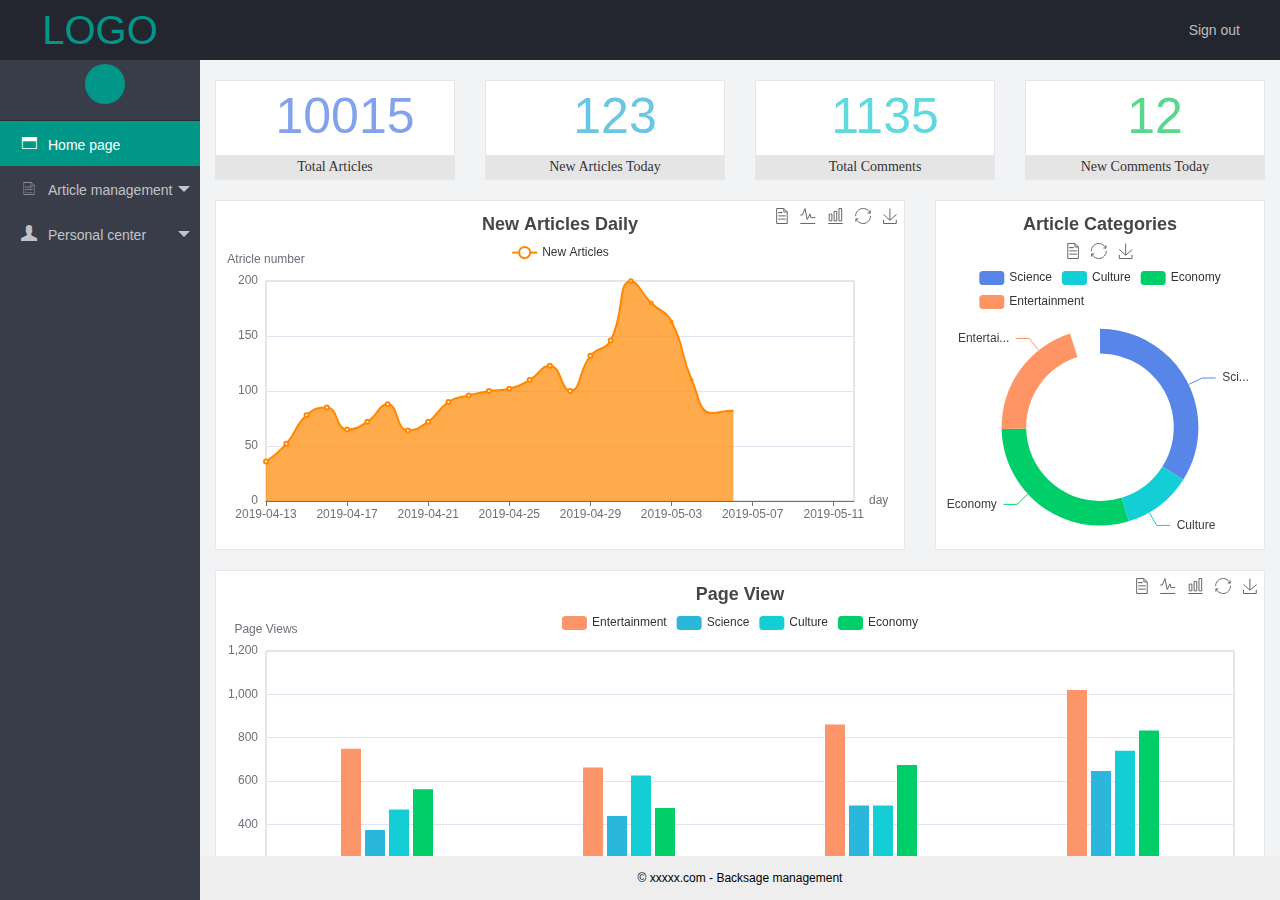
<file: index.html>
<!DOCTYPE html>
<html lang="en">

<head>
    <meta charset="UTF-8">
    <meta http-equiv="X-UA-Compatible" content="IE=edge">
    <meta name="viewport" content="width=device-width, initial-scale=1.0">
    <title>Document</title>
    <link rel="stylesheet" href="/assets/lib/layui/css/layui.css">
    <link rel="stylesheet" href="/assets/css/index.css">
</head>

<body class="layui-layout-body">

    <!--import jQuery-->
    <script src="/assets/lib/jquery.js"></script>
    <!--import baseAPI-->
    <script src="/assets/js/baseAPI.js"></script>
    <!--import self-designed index.js-->
    <script src="/assets/js/index.js"></script>

    <div class="layui-layout layui-layout-admin">
        <div class="layui-header">
            <div class="layui-logo" style="font-size: 40px;">LOGO</div>
            <!-- Head -->

            <ul class="layui-nav layui-layout-right">
                <li class="layui-nav-item"><a href="javascript:;" id='btnLogout'>Sign out</a></li>
            </ul>
        </div>

        <div class="layui-side layui-bg-black">
            <div class="layui-side-scroll">
                <div class="userinfo">

                    <span class="avatar"></span>
                    <span id="welcome"></span>
                </div>
                <!-- Left navigation -->
                <ul class="layui-nav layui-nav-tree" lay-shrink='all'>
                    <li class="layui-nav-item layui-this"><a href="/home/dashboard.html" target="fm"><i
                                class="layui-icon layui-icon-layer"></i>Home page</a></li>
                    <li class="layui-nav-item">
                        <a class="" href="javascript:;"><i class="layui-icon layui-icon-list"></i>Article
                            management</a>
                        <dl class="layui-nav-child">
                            <dd><a href="/article/art_list.html" target="fm"><i
                                        class="layui-icon layui-icon-app artList"></i>Article list</a>
                            </dd>
                            <dd><a href="/article/art_pub.html" target="fm"><i
                                        class="layui-icon layui-icon-app pubArt"></i>Publish article</a></dd>
                        </dl>
                    </li>
                    <li class="layui-nav-item">
                        <a href="javascript:;"><i class="layui-icon layui-icon-friends"></i>Personal center</a>
                        <dl class="layui-nav-child">
                            <dd><a href="/user/user_info.html" target="fm"><i
                                        class="layui-icon layui-icon-app"></i>Basic information</a>
                            </dd>
                            <dd><a href="/user/user_pwd.html" target="fm"><i class="layui-icon layui-icon-app"></i>Reset
                                    password</a></dd>
                        </dl>
                    </li>

                </ul>
            </div>
        </div>
        <div class="layui-body">
            <!-- Body -->
            <iframe name='fm' src="/home/dashboard.html" frameborder="0"></iframe>
        </div>

        <div class="layui-footer">
            <!-- Bottom fixed area -->
            © xxxxx.com - Backsage management
        </div>
    </div>

    <!--import layui js-->
    <script src="/assets/lib/layui/layui.all.js"></script>
    <script src="/assets/lib/layui/lang/EN.js"></script>


</body>

</html>
</file>
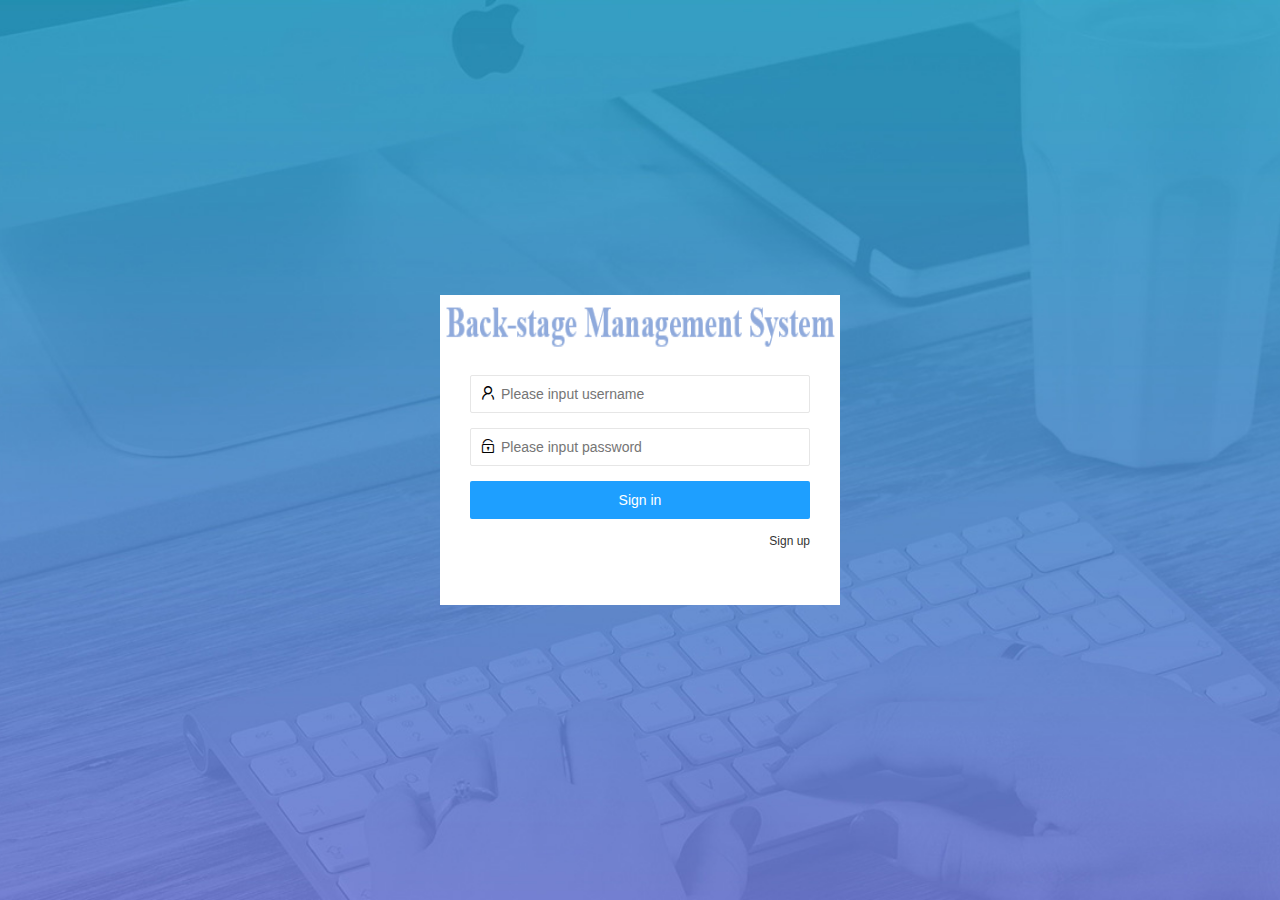
<file: login.html>
<!DOCTYPE html>
<html lang="en">

<head>
    <meta charset="UTF-8">
    <meta http-equiv="X-UA-Compatible" content="IE=edge">
    <meta name="viewport" content="width=device-width, initial-scale=1.0">
    <title>login/register</title>
    <!--import LayUI stylesheet-->
    <link rel="stylesheet" href="/assets/lib/layui/css/layui.css">
    <!-- import self-designed stylesheet-->
    <link rel="stylesheet" href="/assets/css/login.css">
</head>

<body>
    <!-- signin and register -->
    <div class="signinAndRegBox">
        <div class="titleBox"></div>
        <!-- sign in -->
        <div class="signinBox">

            <form class="layui-form" id="form_login">
                <!--username-->
                <div class="layui-form-item">
                    <i class="layui-icon layui-icon-username"></i>
                    <input type="text" name="username" required lay-verify="required"
                        placeholder="Please input username" autocomplete="off" class="layui-input">
                </div>
                <!--password-->
                <div class="layui-form-item">
                    <i class="layui-icon layui-icon-password"></i>
                    <input type="password" name="password" required lay-verify="required|pwd"
                        placeholder="Please input password" autocomplete="off" class="layui-input">
                </div>
                <!--submit button-->
                <div class="layui-form-item">
                    <button class="layui-btn layui-btn-fluid layui-btn layui-btn-normal" lay-submit>Sign in</button>
                </div>
                <!--link to register-->
                <div class="layui-form-item links">
                    <a href="javascript:;" id="link_reg">Sign up</a>
                </div>

            </form>

        </div>

        <!-- register -->
        <div class="registerBox">

            <form class="layui-form" id="form_reg">
                <!--username-->
                <div class="layui-form-item">
                    <i class="layui-icon layui-icon-username"></i>
                    <input type="text" name="username" required lay-verify="required"
                        placeholder="Please input username" autocomplete="off" class="layui-input">
                </div>
                <!--password-->
                <div class="layui-form-item">
                    <i class="layui-icon layui-icon-password"></i>
                    <input type="password" name="password" required lay-verify="required|pwd"
                        placeholder="Please input password, at least 6 characters" autocomplete="off" class="layui-input">
                </div>
                <!--password reconfirm-->
                <div class="layui-form-item">
                    <i class="layui-icon layui-icon-password"></i>
                    <input type="password" name="repassword" required lay-verify="required|pwd|repwd"
                        placeholder="Please input the password again" autocomplete="off" class="layui-input">
                </div>
                <!--submit button-->
                <div class="layui-form-item">
                    <button class="layui-btn layui-btn-fluid layui-btn layui-btn-normal" lay-submit>Sign up</button>
                </div>
                <!--link to register-->
                <div class="layui-form-item links">
                    <a href="javascript:;" id="link_login">Sign in</a>
                </div>

            </form>


        </div>
    </div>
    <!--import layui js-->
    <script src="/assets/lib/layui/layui.all.js"></script>
    <!--import jquery-->
    <script src="/assets/lib/jquery.js"></script>
    <!--import baseAPI.js-->
    <script src="/assets/js/baseAPI.js"></script>
    <!--import self-designed js-->
    <script src="/assets/js/login.js"></script>

</body>

</html>
</file>
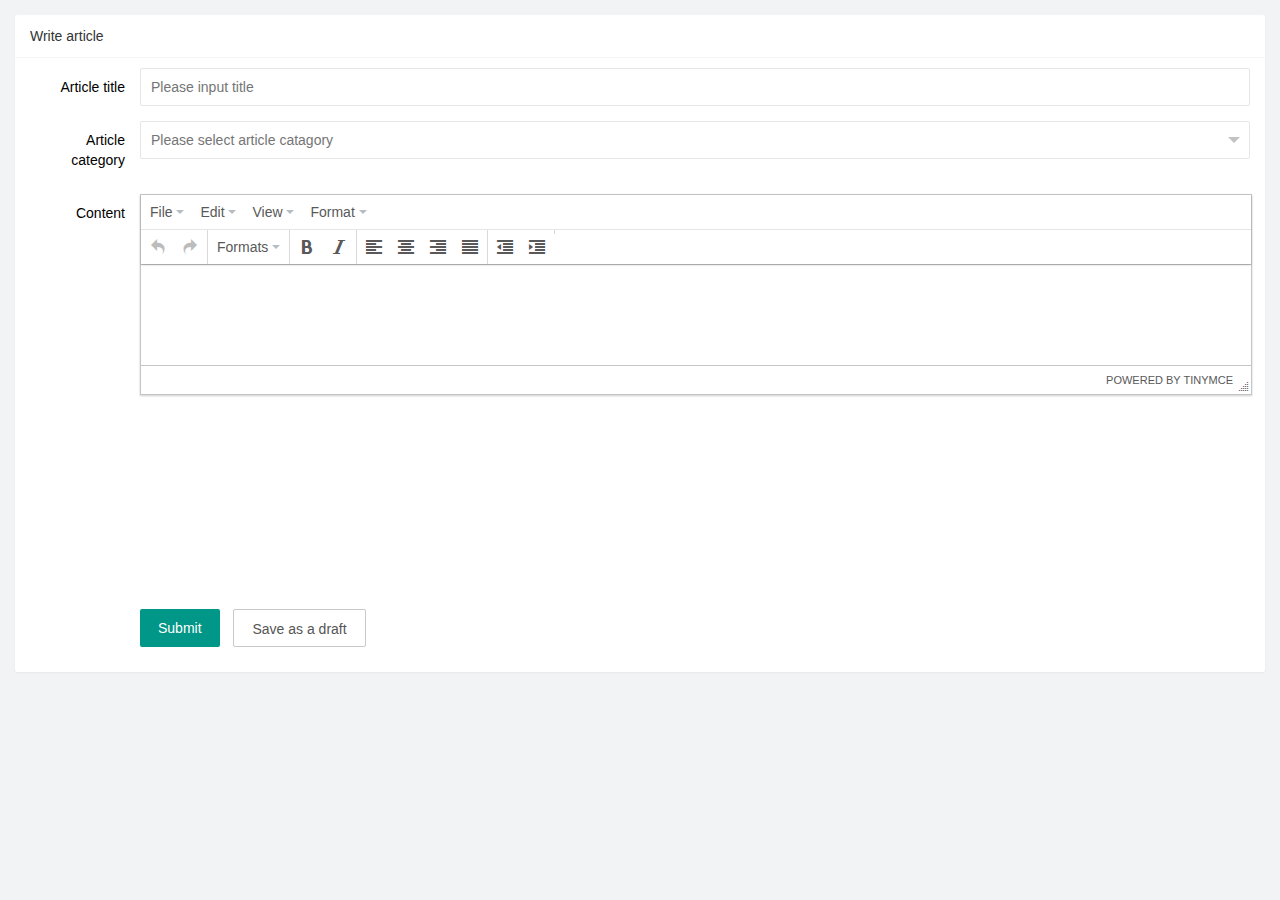
<file: article/art_pub.html>
<!DOCTYPE html>
<html lang="en">

<head>
    <meta charset="UTF-8">
    <meta name="viewport" content="width=device-width, initial-scale=1.0">
    <title>Document</title>
    <link rel="stylesheet" href="../assets/lib/layui/css/layui.css">
    <link rel="stylesheet" href="../assets/css/article/art_pub.css">

</head>

<body>
    <!--Card area-->
    <div class="layui-card">
        <div class="layui-card-header">Write article</div>
        <div class="layui-card-body">
            <!--Article form-->
            <form class="layui-form" id='form_pub'>
                <!--First line-->
                <div class="layui-form-item">
                    <label class="layui-form-label">Article title</label>
                    <div class="layui-input-block">
                        <input type="text" name="title" required lay-verify="required" placeholder="Please input title"
                            autocomplete="off" class="layui-input" />
                    </div>
                </div>
                <!--Second line-->
                <div class="layui-form-item">
                    <label class="layui-form-label">Article category</label>
                    <div class="layui-input-block">
                        <select name="cate_id" lay-verify="required">
                            <option value="">Please select article catagory</option>
                            <option value="0">Science</option>
                            <option value="1">Culture</option>
                            <option value="2">Economy</option>
                            <option value="3">Entertainment</option>
                            <option value="4">Politics</option>
                        </select>
                    </div>
                </div>
                <!--Third line-->
                <div class="layui-form-item">
                    <!-- Left label -->
                    <label class="layui-form-label">Content</label>
                    <!-- Set height for richtextbox -->
                    <div class="layui-input-block" style="height: 400px;">
                        <!-- This textarea will be initialized as richtextbox -->
                        <textarea name="content" id="default"></textarea>
                        <!-- <textarea id="default"></textarea> -->
                    </div>
                </div>
                <!--Forth line-->
                <div class="layui-form-item">
                    <div class="layui-input-block">
                        <button class="layui-btn pub" lay-submit>Submit</button>
                        <button class="layui-btn layui-btn-primary" id="btnSave2" lay-submit>Save as a
                            draft</button>
                    </div>
                </div>


            </form>
        </div>
    </div>

    <script src="../assets/lib/layui/layui.all.js"></script>
    <script src="../assets/lib/jquery.js"></script>
    <script src="../assets/js/baseAPI.js"></script>

    <!--Import rich text editor-->
    <script src="../assets/lib/tinymce/tinymce.min.js"></script> 
    <!-- <script src="../assets/lib/tinymce/tinymce_setup.js"></script>  -->
   <!--  <script src="https://cdn.tiny.cloud/1/44n1rk2ehdkzjj5jaa53m9svujzfi88ldygku3knbowdlpse/tinymce/5/tinymce.min.js" referrerpolicy="origin"></script> -->
    <script src="../assets/js/article/art_pub.js"></script>
</body>

</html>
</file>
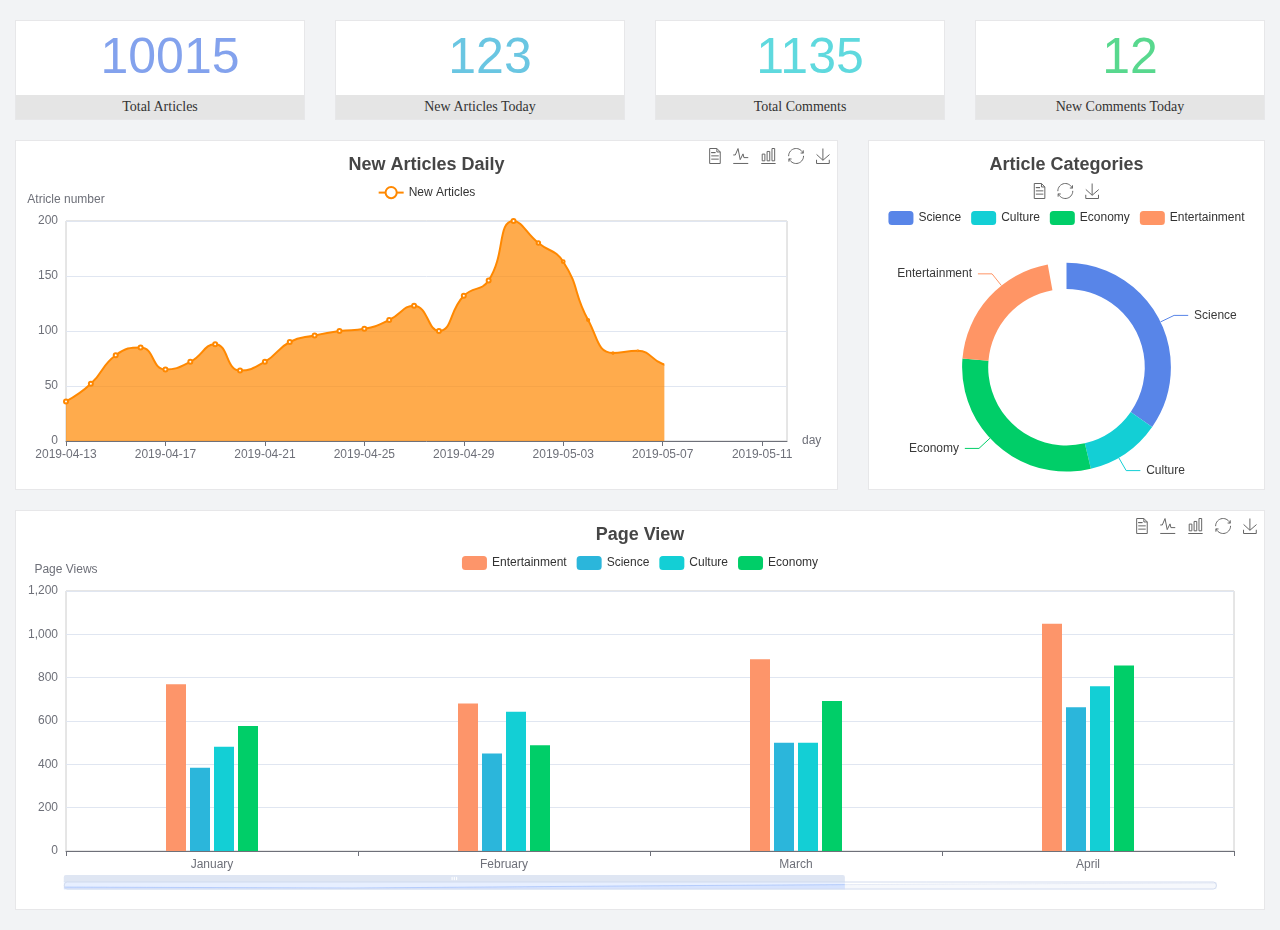
<file: home/dashboard.html>
<!DOCTYPE html>
<html lang="en">

<head>
  <meta charset="UTF-8">
  <meta name="viewport" content="width=device-width, initial-scale=1.0">
  <meta http-equiv="X-UA-Compatible" content="ie=edge">
  <title>图表统计</title>
  <link rel="stylesheet" href="../../assets/lib/bootstrap.css" />
  <link rel="stylesheet" href="../../assets/lib/main.css" />
  <script src="../../assets/lib/jquery.js"></script>
  <script type="text/javascript" src="../../assets/lib/echarts.min.js"></script>
</head>

<body>
  <div class="container-fluid">
    <div class="row spannel_list">
      <div class="col-sm-3 col-xs-6">
        <div class="spannel">
          <em>10015</em>
          <b>Total Articles</b>
        </div>
      </div>
      <div class="col-sm-3 col-xs-6">
        <div class="spannel scolor01">
          <em>123</em>
          <b>New Articles Today</b>
        </div>
      </div>
      <div class="col-sm-3 col-xs-6">
        <div class="spannel scolor02">
          <em>1135</em>
          <b>Total Comments</b>
        </div>
      </div>
      <div class="col-sm-3 col-xs-6">
        <div class="spannel scolor03">
          <em>12</em>
          <b>New Comments Today</b>
        </div>
      </div>
    </div>
  </div>

  <div class="container-fluid">
    <div class="row curve-pie">
      <div class="col-lg-8 col-md-8">
        <div class="gragh_pannel" id="curve_show"></div>
      </div>
      <div class="col-lg-4 col-md-4">
        <div class="gragh_pannel" id="pie_show"></div>
      </div>
    </div>
  </div>

  <div class="container-fluid">
    <div class="column_pannel" id="column_show"></div>
  </div>

  <script>
    var oChart = echarts.init(document.getElementById('curve_show'));
    var aList_all = [
      { 'count': 36, 'date': '2019-04-13' },
      { 'count': 52, 'date': '2019-04-14' },
      { 'count': 78, 'date': '2019-04-15' },
      { 'count': 85, 'date': '2019-04-16' },
      { 'count': 65, 'date': '2019-04-17' },
      { 'count': 72, 'date': '2019-04-18' },
      { 'count': 88, 'date': '2019-04-19' },
      { 'count': 64, 'date': '2019-04-20' },
      { 'count': 72, 'date': '2019-04-21' },
      { 'count': 90, 'date': '2019-04-22' },
      { 'count': 96, 'date': '2019-04-23' },
      { 'count': 100, 'date': '2019-04-24' },
      { 'count': 102, 'date': '2019-04-25' },
      { 'count': 110, 'date': '2019-04-26' },
      { 'count': 123, 'date': '2019-04-27' },
      { 'count': 100, 'date': '2019-04-28' },
      { 'count': 132, 'date': '2019-04-29' },
      { 'count': 146, 'date': '2019-04-30' },
      { 'count': 200, 'date': '2019-05-01' },
      { 'count': 180, 'date': '2019-05-02' },
      { 'count': 163, 'date': '2019-05-03' },
      { 'count': 110, 'date': '2019-05-04' },
      { 'count': 80, 'date': '2019-05-05' },
      { 'count': 82, 'date': '2019-05-06' },
      { 'count': 70, 'date': '2019-05-07' },
      { 'count': 65, 'date': '2019-05-08' },
      { 'count': 54, 'date': '2019-05-09' },
      { 'count': 40, 'date': '2019-05-10' },
      { 'count': 45, 'date': '2019-05-11' },
      { 'count': 38, 'date': '2019-05-12' },
    ];

    let aCount = [];
    let aDate = [];

    for (var i = 0; i < aList_all.length; i++) {
      aCount.push(aList_all[i].count);
      aDate.push(aList_all[i].date);
    }

    var chartopt = {
      title: {
        text: 'New Articles Daily',
        left: 'center',
        top: '10'
      },
      tooltip: {
        trigger: 'axis'
      },
      legend: {
        data: ['New Articles'],
        top: '40'
      },
      toolbox: {
        show: true,
        feature: {
          mark: { show: true },
          dataView: { show: true, readOnly: false },
          magicType: { show: true, type: ['line', 'bar'] },
          restore: { show: true },
          saveAsImage: { show: true }
        }
      },
      calculable: true,
      xAxis: [
        {
          name: 'day',
          type: 'category',
          boundaryGap: false,
          data: aDate
        }
      ],
      yAxis: [
        {
          name: 'Atricle number',
          type: 'value'
        }
      ],
      series: [
        {
          name: 'New Articles',
          type: 'line',
          smooth: true,
          itemStyle: { normal: { areaStyle: { type: 'default' }, color: '#f80' }, lineStyle: { color: '#f80' } },
          data: aCount
        }],
      areaStyle: {
        normal: {
          color: new echarts.graphic.LinearGradient(0, 0, 0, 1, [{
            offset: 0,
            color: 'rgba(255,136,0,0.39)'
          }, {
            offset: .34,
            color: 'rgba(255,180,0,0.25)'
          }, {
            offset: 1,
            color: 'rgba(255,222,0,0.00)'
          }])

        }
      },
      grid: {
        show: true,
        x: 50,
        x2: 50,
        y: 80,
        height: 220
      }
    };

    oChart.setOption(chartopt);


    var oPie = echarts.init(document.getElementById('pie_show'));
    var oPieopt =
    {
      title: {
        top: 10,
        text: 'Article Categories',
        x: 'center'
      },
      tooltip: {
        trigger: 'item',
        formatter: "{a} <br/>{b} : {c} ({d}%)"
      },
      color: ['#5885e8', '#13cfd5', '#00ce68', '#ff9565'],
      legend: {
        x: 'center',
        top: 65,
        data: ['Science', 'Culture', 'Economy', 'Entertainment']
      },
      toolbox: {
        show: true,
        x: 'center',
        top: 35,
        feature: {
          mark: { show: true },
          dataView: { show: true, readOnly: false },
          magicType: {
            show: true,
            type: ['pie', 'funnel'],
            option: {
              funnel: {
                x: '25%',
                width: '50%',
                funnelAlign: 'left',
                max: 1548
              }
            }
          },
          restore: { show: true },
          saveAsImage: { show: true }
        }
      },
      calculable: true,
      series: [
        {
          name: 'Source',
          type: 'pie',
          radius: ['45%', '60%'],
          center: ['50%', '65%'],
          data: [
            { value: 300, name: 'Science' },
            { value: 100, name: 'Culture' },
            { value: 260, name: 'Economy' },
            { value: 180, name: 'Entertainment' }
          ]
        }
      ]
    };
    oPie.setOption(oPieopt);



    var oColumn = this.echarts.init(document.getElementById('column_show'));
    var oColumnopt =
    {
      title: {
        text: 'Page View',
        left: 'center',
        top: '10'
      },
      tooltip: {
        trigger: 'axis'
      },
      legend: {
        data: ['Entertainment', 'Science', 'Culture', 'Economy'],
        top: '40'
      },
      toolbox: {
        show: true,
        feature: {
          mark: { show: true },
          dataView: { show: true, readOnly: false },
          magicType: { show: true, type: ['line', 'bar'] },
          restore: { show: true },
          saveAsImage: { show: true }
        }
      },
      calculable: true,
      xAxis: [
        {
          type: 'category',
          data: ['January', 'February', 'March', 'April', 'May']
        }
      ],
      yAxis: [
        {
          name: 'Page Views',
          type: 'value'
        }
      ],
      series: [
        {
          name: 'Entertainment',
          type: 'bar',
          barWidth: 20,
          itemStyle: {
            normal: { areaStyle: { type: 'default' }, color: '#fd956a' }
          },
          data: [800, 708, 920, 1090, 1200]
        },
        {
          name: 'Science',
          type: 'bar',
          barWidth: 20,
          itemStyle: {
            normal: { areaStyle: { type: 'default' }, color: '#2bb6db' }
          },
          data: [400, 468, 520, 690, 800]
        },
        {
          name: 'Culture',
          type: 'bar',
          barWidth: 20,
          itemStyle: {
            normal: { areaStyle: { type: 'default' }, color: '#13cfd5' }
          },
          data: [500, 668, 520, 790, 900]
        },
        {
          name: 'Economy',
          type: 'bar',
          barWidth: 20,
          itemStyle: {
            normal: { areaStyle: { type: 'default' }, color: '#00ce68' }
          },
          data: [600, 508, 720, 890, 1000]
        }
      ],
      grid: {
        show: true,
        x: 50,
        x2: 30,
        y: 80,
        height: 260
      },
      dataZoom: [//给x轴设置滚动条
        {
          start: 0,//默认为0
          end: 100 - 1000 / 31,//默认为100
          type: 'slider',
          show: true,
          xAxisIndex: [0],
          handleSize: 0,//滑动条的 左右2个滑动条的大小
          height: 8,//组件高度
          left: 45, //左边的距离
          right: 50,//右边的距离
          bottom: 26,//右边的距离
          handleColor: '#ddd',//h滑动图标的颜色
          handleStyle: {
            borderColor: "#cacaca",
            borderWidth: "1",
            shadowBlur: 2,
            background: "#ddd",
            shadowColor: "#ddd",
          }
        }]
    };
    oColumn.setOption(oColumnopt);
  </script>
</body>

</html>
</file>
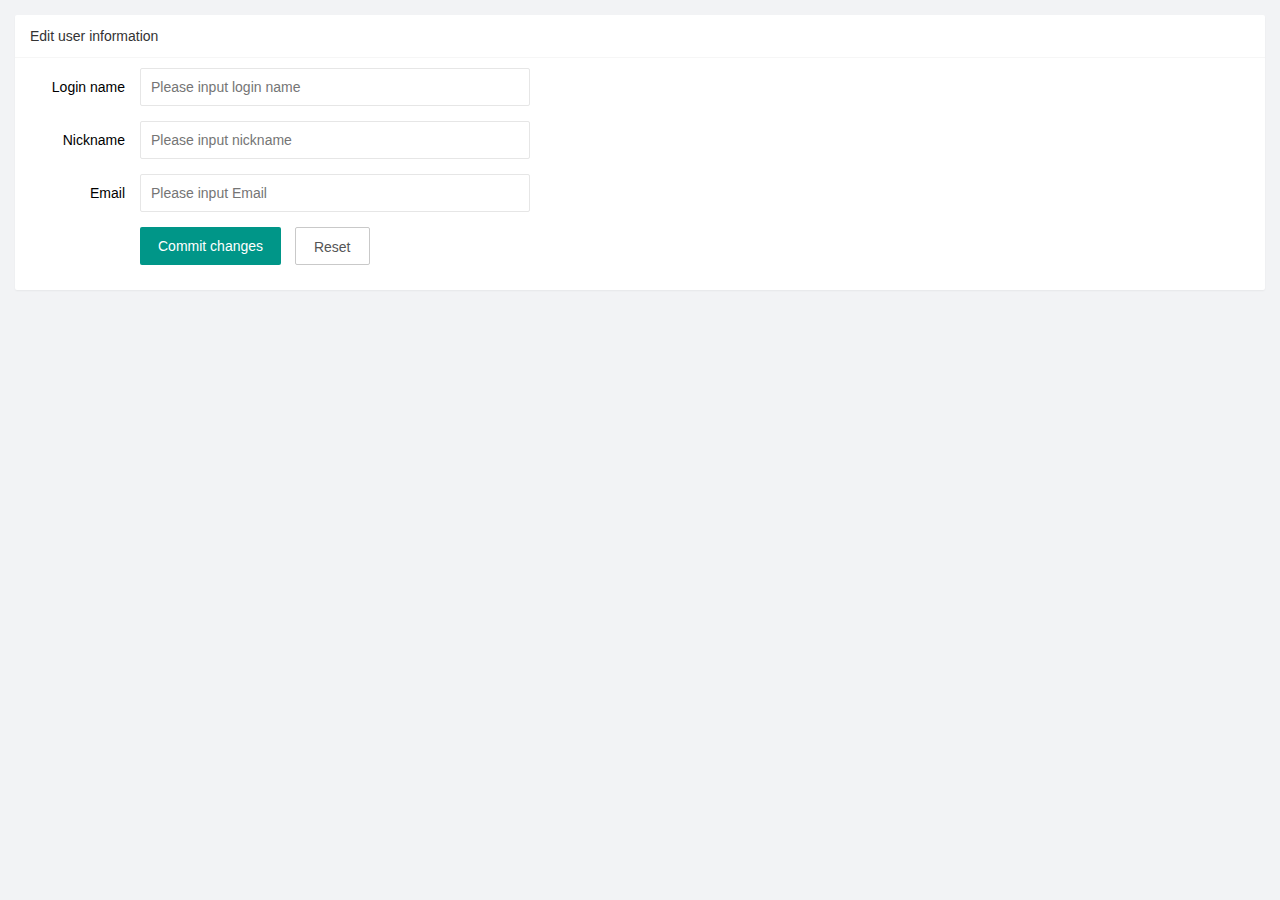
<file: user/user_info.html>
<!DOCTYPE html>
<html lang="en">

<head>
    <meta charset="UTF-8">
    <meta http-equiv="X-UA-Compatible" content="IE=edge">
    <meta name="viewport" content="width=device-width, initial-scale=1.0">
    <title>Document</title>
    <link rel="stylesheet" href="../assets/lib/layui/css/layui.css">
    <link rel="stylesheet" href="../assets/css/user/user_info.css">
</head>

<body>
    <div class="layui-card">
        <div class="layui-card-header">Edit user information</div>
        <div class="layui-card-body">
            <!--form area-->
            <form class="layui-form" lay-filter="formUserInfo">
                <div class="layui-form-item">
                    <label class="layui-form-label">Login name</label>
                    <div class="layui-input-block">
                        <input type="text" name="username" required lay-verify="required"
                            placeholder="Please input login name" autocomplete="off" class="layui-input" readonly>
                        <!--Hiden area for userID. It's used when sending ajax-->
                        <input type="hidden" name="id" value="">
                    </div>
                </div>
                <div class="layui-form-item">
                    <label class="layui-form-label">Nickname</label>
                    <div class="layui-input-block">
                        <input type="text" name="nickname" required lay-verify="required"
                            placeholder="Please input nickname" autocomplete="off" class="layui-input">
                    </div>
                </div>
                <div class="layui-form-item">
                    <label class="layui-form-label">Email</label>
                    <div class="layui-input-block">
                        <input type="text" name="email" required lay-verify="required" placeholder="Please input Email"
                            autocomplete="off" class="layui-input">
                    </div>
                </div>
                <div class="layui-form-item">
                    <div class="layui-input-block">
                        <button class="layui-btn" lay-submit lay-filter="formDemo">Commit changes</button>
                        <button type="reset" class="layui-btn layui-btn-primary" id="btnReset">Reset</button>
                    </div>
                </div>
            </form>
        </div>
    </div>
    <script src="../assets/lib/layui/layui.all.js"></script>
    <script src="../assets/lib/jquery.js"></script>
    <script src="../assets/js/baseAPI.js"></script>
    <script src="../assets/js/user/user_info.js"></script>
</body>

</html>
</file>
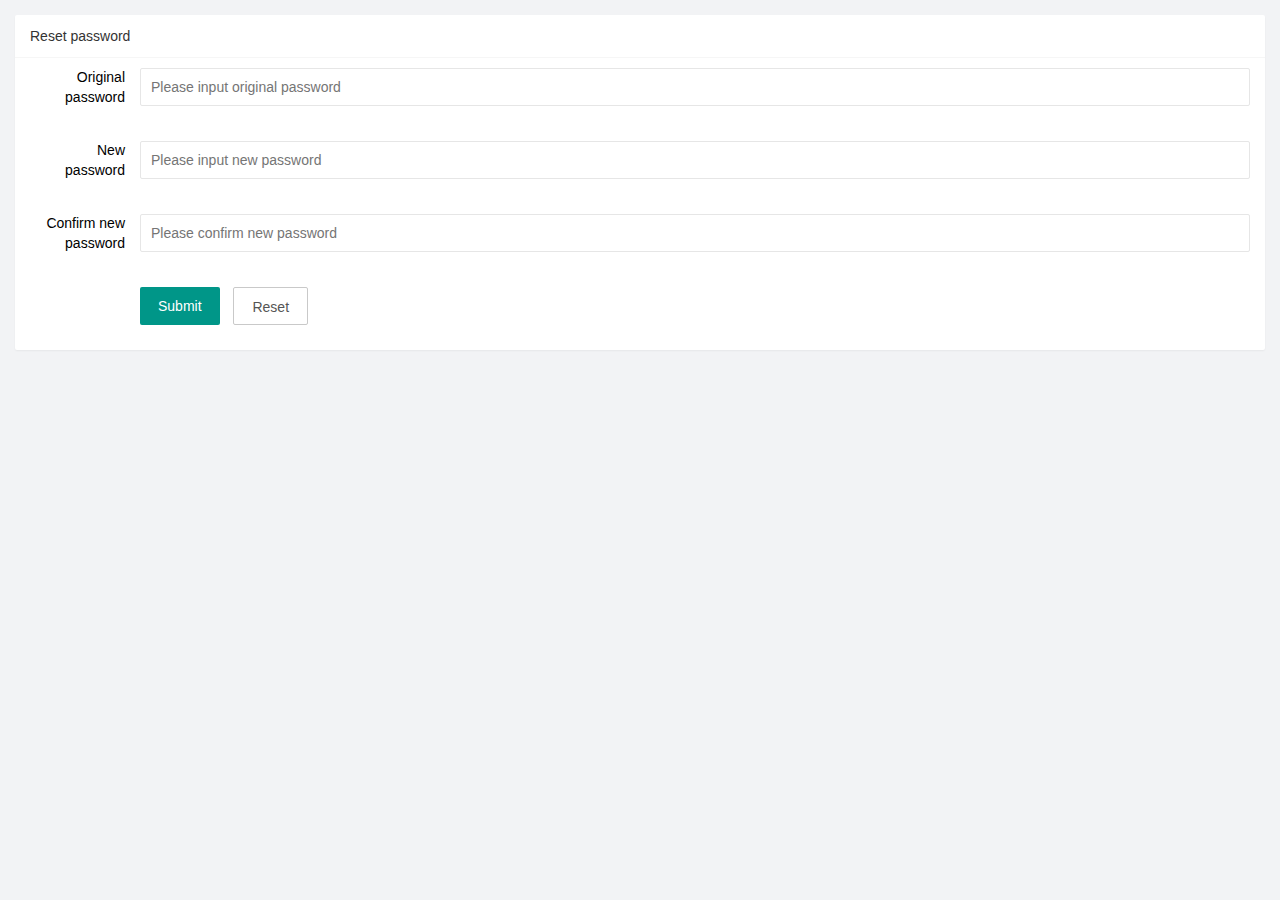
<file: user/user_pwd.html>
<!DOCTYPE html>
<html lang="en">

<head>
    <meta charset="UTF-8">
    <meta http-equiv="X-UA-Compatible" content="IE=edge">
    <meta name="viewport" content="width=device-width, initial-scale=1.0">
    <title>Document</title>
    <link rel="stylesheet" href="../assets/lib/layui/css/layui.css">
    <link rel="stylesheet" href="../assets/css/user/user_pwd.css">
</head>

<body>
    <div class="layui-card">
        <div class="layui-card-header">Reset password</div>
        <div class="layui-card-body">
            <form class="layui-form" action="">
                <div class="layui-form-item">
                    <label class="layui-form-label">Original password</label>
                    <div class="layui-input-block">
                        <input type="password" name="oldPwd" required lay-verify="required|pwd"
                            placeholder="Please input original password" autocomplete="off" class="layui-input">
                    </div>
                </div>
                <div class="layui-form-item">
                    <label class="layui-form-label">New password</label>
                    <div class="layui-input-block">
                        <input type="password" name="newPwd" required lay-verify="required|pwd|newpwd"
                            placeholder="Please input new password" autocomplete="off" class="layui-input">
                    </div>
                </div>
                <div class="layui-form-item">
                    <label class="layui-form-label">Confirm new password</label>
                    <div class="layui-input-block">
                        <input type="password" name="confirmPwd" required lay-verify="required|repwd"
                            placeholder="Please confirm new password" autocomplete="off" class="layui-input">
                    </div>
                </div>
                <div class="layui-form-item">
                    <div class="layui-input-block">
                        <button class="layui-btn" lay-submit lay-filter="formDemo">Submit</button>
                        <button type="reset" class="layui-btn layui-btn-primary">Reset</button>
                    </div>
                </div>
            </form>
        </div>
    </div>




    <script src="../assets/lib/jquery.js"></script>
    <script src="../assets/lib/layui/layui.all.js"></script>
    <script src="../assets/js/baseAPI.js"></script>
    <script src="../assets/js/user/user_pwd.js"></script>

</body>

</html>
</file>
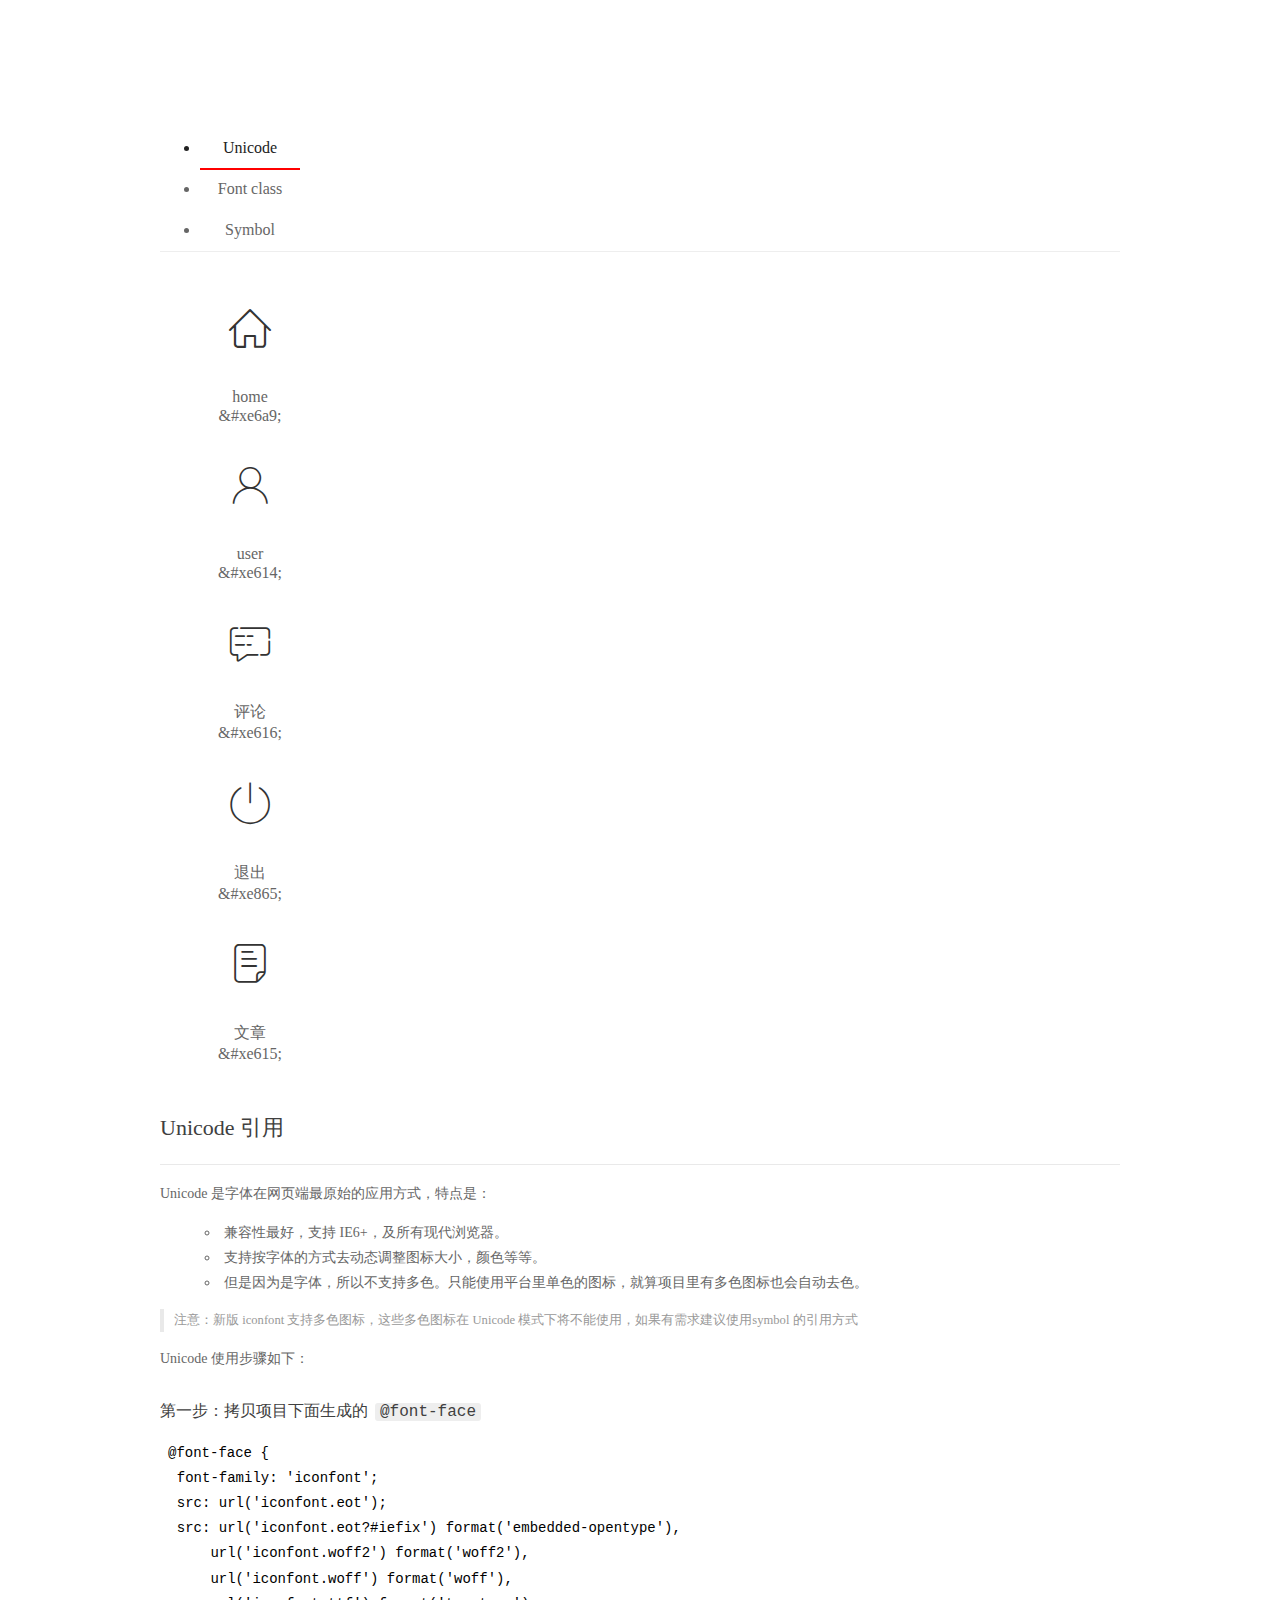
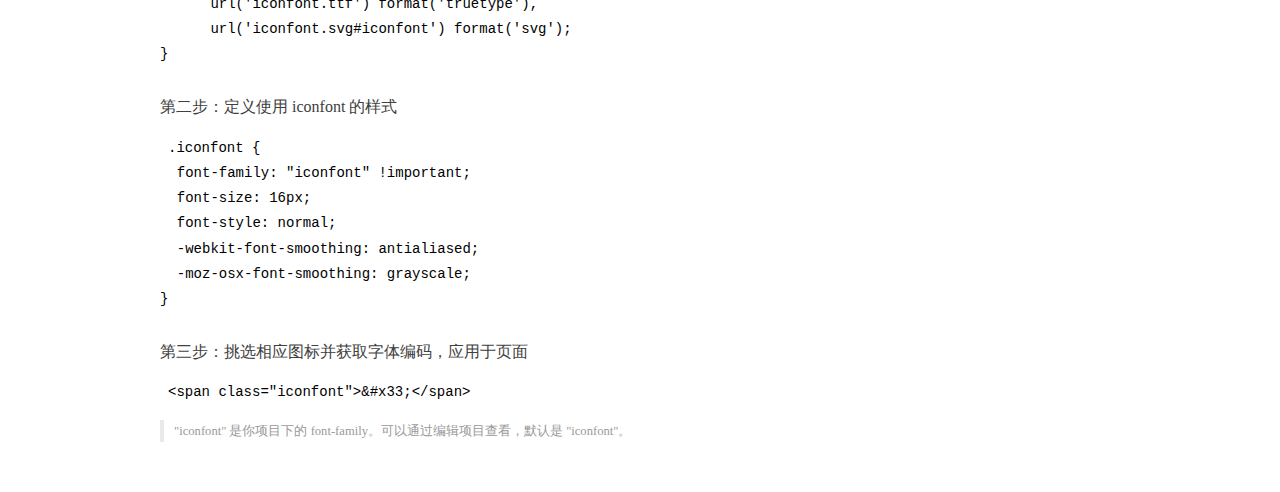
<file: assets/fonts/demo_index.html>
<!DOCTYPE html>
<html>
<head>
  <meta charset="utf-8"/>
  <title>IconFont Demo</title>
  <link rel="shortcut icon" href="https://gtms04.alicdn.com/tps/i4/TB1_oz6GVXXXXaFXpXXJDFnIXXX-64-64.ico" type="image/x-icon"/>
  <link rel="stylesheet" href="https://g.alicdn.com/thx/cube/1.3.2/cube.min.css">
  <link rel="stylesheet" href="demo.css">
  <link rel="stylesheet" href="iconfont.css">
  <script src="iconfont.js"></script>
  <!-- jQuery -->
  <script src="https://a1.alicdn.com/oss/uploads/2018/12/26/7bfddb60-08e8-11e9-9b04-53e73bb6408b.js"></script>
  <!-- 代码高亮 -->
  <script src="https://a1.alicdn.com/oss/uploads/2018/12/26/a3f714d0-08e6-11e9-8a15-ebf944d7534c.js"></script>
</head>
<body>
  <div class="main">
    <h1 class="logo"><a href="https://www.iconfont.cn/" title="iconfont 首页" target="_blank">&#xe86b;</a></h1>
    <div class="nav-tabs">
      <ul id="tabs" class="dib-box">
        <li class="dib active"><span>Unicode</span></li>
        <li class="dib"><span>Font class</span></li>
        <li class="dib"><span>Symbol</span></li>
      </ul>
      
    </div>
    <div class="tab-container">
      <div class="content unicode" style="display: block;">
          <ul class="icon_lists dib-box">
          
            <li class="dib">
              <span class="icon iconfont">&#xe6a9;</span>
                <div class="name">home</div>
                <div class="code-name">&amp;#xe6a9;</div>
              </li>
          
            <li class="dib">
              <span class="icon iconfont">&#xe614;</span>
                <div class="name">user</div>
                <div class="code-name">&amp;#xe614;</div>
              </li>
          
            <li class="dib">
              <span class="icon iconfont">&#xe616;</span>
                <div class="name">评论</div>
                <div class="code-name">&amp;#xe616;</div>
              </li>
          
            <li class="dib">
              <span class="icon iconfont">&#xe865;</span>
                <div class="name">退出</div>
                <div class="code-name">&amp;#xe865;</div>
              </li>
          
            <li class="dib">
              <span class="icon iconfont">&#xe615;</span>
                <div class="name">文章</div>
                <div class="code-name">&amp;#xe615;</div>
              </li>
          
          </ul>
          <div class="article markdown">
          <h2 id="unicode-">Unicode 引用</h2>
          <hr>

          <p>Unicode 是字体在网页端最原始的应用方式，特点是：</p>
          <ul>
            <li>兼容性最好，支持 IE6+，及所有现代浏览器。</li>
            <li>支持按字体的方式去动态调整图标大小，颜色等等。</li>
            <li>但是因为是字体，所以不支持多色。只能使用平台里单色的图标，就算项目里有多色图标也会自动去色。</li>
          </ul>
          <blockquote>
            <p>注意：新版 iconfont 支持多色图标，这些多色图标在 Unicode 模式下将不能使用，如果有需求建议使用symbol 的引用方式</p>
          </blockquote>
          <p>Unicode 使用步骤如下：</p>
          <h3 id="-font-face">第一步：拷贝项目下面生成的 <code>@font-face</code></h3>
<pre><code class="language-css"
>@font-face {
  font-family: 'iconfont';
  src: url('iconfont.eot');
  src: url('iconfont.eot?#iefix') format('embedded-opentype'),
      url('iconfont.woff2') format('woff2'),
      url('iconfont.woff') format('woff'),
      url('iconfont.ttf') format('truetype'),
      url('iconfont.svg#iconfont') format('svg');
}
</code></pre>
          <h3 id="-iconfont-">第二步：定义使用 iconfont 的样式</h3>
<pre><code class="language-css"
>.iconfont {
  font-family: "iconfont" !important;
  font-size: 16px;
  font-style: normal;
  -webkit-font-smoothing: antialiased;
  -moz-osx-font-smoothing: grayscale;
}
</code></pre>
          <h3 id="-">第三步：挑选相应图标并获取字体编码，应用于页面</h3>
<pre>
<code class="language-html"
>&lt;span class="iconfont"&gt;&amp;#x33;&lt;/span&gt;
</code></pre>
          <blockquote>
            <p>"iconfont" 是你项目下的 font-family。可以通过编辑项目查看，默认是 "iconfont"。</p>
          </blockquote>
          </div>
      </div>
      <div class="content font-class">
        <ul class="icon_lists dib-box">
          
          <li class="dib">
            <span class="icon iconfont icon-home"></span>
            <div class="name">
              home
            </div>
            <div class="code-name">.icon-home
            </div>
          </li>
          
          <li class="dib">
            <span class="icon iconfont icon-user"></span>
            <div class="name">
              user
            </div>
            <div class="code-name">.icon-user
            </div>
          </li>
          
          <li class="dib">
            <span class="icon iconfont icon-pinglun"></span>
            <div class="name">
              评论
            </div>
            <div class="code-name">.icon-pinglun
            </div>
          </li>
          
          <li class="dib">
            <span class="icon iconfont icon-tuichu"></span>
            <div class="name">
              退出
            </div>
            <div class="code-name">.icon-tuichu
            </div>
          </li>
          
          <li class="dib">
            <span class="icon iconfont icon-16"></span>
            <div class="name">
              文章
            </div>
            <div class="code-name">.icon-16
            </div>
          </li>
          
        </ul>
        <div class="article markdown">
        <h2 id="font-class-">font-class 引用</h2>
        <hr>

        <p>font-class 是 Unicode 使用方式的一种变种，主要是解决 Unicode 书写不直观，语意不明确的问题。</p>
        <p>与 Unicode 使用方式相比，具有如下特点：</p>
        <ul>
          <li>兼容性良好，支持 IE8+，及所有现代浏览器。</li>
          <li>相比于 Unicode 语意明确，书写更直观。可以很容易分辨这个 icon 是什么。</li>
          <li>因为使用 class 来定义图标，所以当要替换图标时，只需要修改 class 里面的 Unicode 引用。</li>
          <li>不过因为本质上还是使用的字体，所以多色图标还是不支持的。</li>
        </ul>
        <p>使用步骤如下：</p>
        <h3 id="-fontclass-">第一步：引入项目下面生成的 fontclass 代码：</h3>
<pre><code class="language-html">&lt;link rel="stylesheet" href="./iconfont.css"&gt;
</code></pre>
        <h3 id="-">第二步：挑选相应图标并获取类名，应用于页面：</h3>
<pre><code class="language-html">&lt;span class="iconfont icon-xxx"&gt;&lt;/span&gt;
</code></pre>
        <blockquote>
          <p>"
            iconfont" 是你项目下的 font-family。可以通过编辑项目查看，默认是 "iconfont"。</p>
        </blockquote>
      </div>
      </div>
      <div class="content symbol">
          <ul class="icon_lists dib-box">
          
            <li class="dib">
                <svg class="icon svg-icon" aria-hidden="true">
                  <use xlink:href="#icon-home"></use>
                </svg>
                <div class="name">home</div>
                <div class="code-name">#icon-home</div>
            </li>
          
            <li class="dib">
                <svg class="icon svg-icon" aria-hidden="true">
                  <use xlink:href="#icon-user"></use>
                </svg>
                <div class="name">user</div>
                <div class="code-name">#icon-user</div>
            </li>
          
            <li class="dib">
                <svg class="icon svg-icon" aria-hidden="true">
                  <use xlink:href="#icon-pinglun"></use>
                </svg>
                <div class="name">评论</div>
                <div class="code-name">#icon-pinglun</div>
            </li>
          
            <li class="dib">
                <svg class="icon svg-icon" aria-hidden="true">
                  <use xlink:href="#icon-tuichu"></use>
                </svg>
                <div class="name">退出</div>
                <div class="code-name">#icon-tuichu</div>
            </li>
          
            <li class="dib">
                <svg class="icon svg-icon" aria-hidden="true">
                  <use xlink:href="#icon-16"></use>
                </svg>
                <div class="name">文章</div>
                <div class="code-name">#icon-16</div>
            </li>
          
          </ul>
          <div class="article markdown">
          <h2 id="symbol-">Symbol 引用</h2>
          <hr>

          <p>这是一种全新的使用方式，应该说这才是未来的主流，也是平台目前推荐的用法。相关介绍可以参考这篇<a href="">文章</a>
            这种用法其实是做了一个 SVG 的集合，与另外两种相比具有如下特点：</p>
          <ul>
            <li>支持多色图标了，不再受单色限制。</li>
            <li>通过一些技巧，支持像字体那样，通过 <code>font-size</code>, <code>color</code> 来调整样式。</li>
            <li>兼容性较差，支持 IE9+，及现代浏览器。</li>
            <li>浏览器渲染 SVG 的性能一般，还不如 png。</li>
          </ul>
          <p>使用步骤如下：</p>
          <h3 id="-symbol-">第一步：引入项目下面生成的 symbol 代码：</h3>
<pre><code class="language-html">&lt;script src="./iconfont.js"&gt;&lt;/script&gt;
</code></pre>
          <h3 id="-css-">第二步：加入通用 CSS 代码（引入一次就行）：</h3>
<pre><code class="language-html">&lt;style&gt;
.icon {
  width: 1em;
  height: 1em;
  vertical-align: -0.15em;
  fill: currentColor;
  overflow: hidden;
}
&lt;/style&gt;
</code></pre>
          <h3 id="-">第三步：挑选相应图标并获取类名，应用于页面：</h3>
<pre><code class="language-html">&lt;svg class="icon" aria-hidden="true"&gt;
  &lt;use xlink:href="#icon-xxx"&gt;&lt;/use&gt;
&lt;/svg&gt;
</code></pre>
          </div>
      </div>

    </div>
  </div>
  <script>
  $(document).ready(function () {
      $('.tab-container .content:first').show()

      $('#tabs li').click(function (e) {
        var tabContent = $('.tab-container .content')
        var index = $(this).index()

        if ($(this).hasClass('active')) {
          return
        } else {
          $('#tabs li').removeClass('active')
          $(this).addClass('active')

          tabContent.hide().eq(index).fadeIn()
        }
      })
    })
  </script>
</body>
</html>
</file>
<file: assets/lib/layui/css/layui.css>
/** layui-v2.5.5 MIT License By https://www.layui.com */
 .layui-inline,img{display:inline-block;vertical-align:middle}h1,h2,h3,h4,h5,h6{font-weight:400}.layui-edge,.layui-header,.layui-inline,.layui-main{position:relative}.layui-body,.layui-edge,.layui-elip{overflow:hidden}.layui-btn,.layui-edge,.layui-inline,img{vertical-align:middle}.layui-btn,.layui-disabled,.layui-icon,.layui-unselect{-moz-user-select:none;-webkit-user-select:none;-ms-user-select:none}.layui-elip,.layui-form-checkbox span,.layui-form-pane .layui-form-label{text-overflow:ellipsis;white-space:nowrap}.layui-breadcrumb,.layui-tree-btnGroup{visibility:hidden}blockquote,body,button,dd,div,dl,dt,form,h1,h2,h3,h4,h5,h6,input,li,ol,p,pre,td,textarea,th,ul{margin:0;padding:0;-webkit-tap-highlight-color:rgba(0,0,0,0)}a:active,a:hover{outline:0}img{border:none}li{list-style:none}table{border-collapse:collapse;border-spacing:0}h4,h5,h6{font-size:100%}button,input,optgroup,option,select,textarea{font-family:inherit;font-size:inherit;font-style:inherit;font-weight:inherit;outline:0}pre{white-space:pre-wrap;white-space:-moz-pre-wrap;white-space:-pre-wrap;white-space:-o-pre-wrap;word-wrap:break-word}body{line-height:24px;font:14px Helvetica Neue,Helvetica,PingFang SC,Tahoma,Arial,sans-serif}hr{height:1px;margin:10px 0;border:0;clear:both}a{color:#333;text-decoration:none}a:hover{color:#777}a cite{font-style:normal;*cursor:pointer}.layui-border-box,.layui-border-box *{box-sizing:border-box}.layui-box,.layui-box *{box-sizing:content-box}.layui-clear{clear:both;*zoom:1}.layui-clear:after{content:'\20';clear:both;*zoom:1;display:block;height:0}.layui-inline{*display:inline;*zoom:1}.layui-edge{display:inline-block;width:0;height:0;border-width:6px;border-style:dashed;border-color:transparent}.layui-edge-top{top:-4px;border-bottom-color:#999;border-bottom-style:solid}.layui-edge-right{border-left-color:#999;border-left-style:solid}.layui-edge-bottom{top:2px;border-top-color:#999;border-top-style:solid}.layui-edge-left{border-right-color:#999;border-right-style:solid}.layui-disabled,.layui-disabled:hover{color:#d2d2d2!important;cursor:not-allowed!important}.layui-circle{border-radius:100%}.layui-show{display:block!important}.layui-hide{display:none!important}@font-face{font-family:layui-icon;src:url(../font/iconfont.eot?v=250);src:url(../font/iconfont.eot?v=250#iefix) format('embedded-opentype'),url(../font/iconfont.woff2?v=250) format('woff2'),url(../font/iconfont.woff?v=250) format('woff'),url(../font/iconfont.ttf?v=250) format('truetype'),url(../font/iconfont.svg?v=250#layui-icon) format('svg')}.layui-icon{font-family:layui-icon!important;font-size:16px;font-style:normal;-webkit-font-smoothing:antialiased;-moz-osx-font-smoothing:grayscale}.layui-icon-reply-fill:before{content:"\e611"}.layui-icon-set-fill:before{content:"\e614"}.layui-icon-menu-fill:before{content:"\e60f"}.layui-icon-search:before{content:"\e615"}.layui-icon-share:before{content:"\e641"}.layui-icon-set-sm:before{content:"\e620"}.layui-icon-engine:before{content:"\e628"}.layui-icon-close:before{content:"\1006"}.layui-icon-close-fill:before{content:"\1007"}.layui-icon-chart-screen:before{content:"\e629"}.layui-icon-star:before{content:"\e600"}.layui-icon-circle-dot:before{content:"\e617"}.layui-icon-chat:before{content:"\e606"}.layui-icon-release:before{content:"\e609"}.layui-icon-list:before{content:"\e60a"}.layui-icon-chart:before{content:"\e62c"}.layui-icon-ok-circle:before{content:"\1005"}.layui-icon-layim-theme:before{content:"\e61b"}.layui-icon-table:before{content:"\e62d"}.layui-icon-right:before{content:"\e602"}.layui-icon-left:before{content:"\e603"}.layui-icon-cart-simple:before{content:"\e698"}.layui-icon-face-cry:before{content:"\e69c"}.layui-icon-face-smile:before{content:"\e6af"}.layui-icon-survey:before{content:"\e6b2"}.layui-icon-tree:before{content:"\e62e"}.layui-icon-upload-circle:before{content:"\e62f"}.layui-icon-add-circle:before{content:"\e61f"}.layui-icon-download-circle:before{content:"\e601"}.layui-icon-templeate-1:before{content:"\e630"}.layui-icon-util:before{content:"\e631"}.layui-icon-face-surprised:before{content:"\e664"}.layui-icon-edit:before{content:"\e642"}.layui-icon-speaker:before{content:"\e645"}.layui-icon-down:before{content:"\e61a"}.layui-icon-file:before{content:"\e621"}.layui-icon-layouts:before{content:"\e632"}.layui-icon-rate-half:before{content:"\e6c9"}.layui-icon-add-circle-fine:before{content:"\e608"}.layui-icon-prev-circle:before{content:"\e633"}.layui-icon-read:before{content:"\e705"}.layui-icon-404:before{content:"\e61c"}.layui-icon-carousel:before{content:"\e634"}.layui-icon-help:before{content:"\e607"}.layui-icon-code-circle:before{content:"\e635"}.layui-icon-water:before{content:"\e636"}.layui-icon-username:before{content:"\e66f"}.layui-icon-find-fill:before{content:"\e670"}.layui-icon-about:before{content:"\e60b"}.layui-icon-location:before{content:"\e715"}.layui-icon-up:before{content:"\e619"}.layui-icon-pause:before{content:"\e651"}.layui-icon-date:before{content:"\e637"}.layui-icon-layim-uploadfile:before{content:"\e61d"}.layui-icon-delete:before{content:"\e640"}.layui-icon-play:before{content:"\e652"}.layui-icon-top:before{content:"\e604"}.layui-icon-friends:before{content:"\e612"}.layui-icon-refresh-3:before{content:"\e9aa"}.layui-icon-ok:before{content:"\e605"}.layui-icon-layer:before{content:"\e638"}.layui-icon-face-smile-fine:before{content:"\e60c"}.layui-icon-dollar:before{content:"\e659"}.layui-icon-group:before{content:"\e613"}.layui-icon-layim-download:before{content:"\e61e"}.layui-icon-picture-fine:before{content:"\e60d"}.layui-icon-link:before{content:"\e64c"}.layui-icon-diamond:before{content:"\e735"}.layui-icon-log:before{content:"\e60e"}.layui-icon-rate-solid:before{content:"\e67a"}.layui-icon-fonts-del:before{content:"\e64f"}.layui-icon-unlink:before{content:"\e64d"}.layui-icon-fonts-clear:before{content:"\e639"}.layui-icon-triangle-r:before{content:"\e623"}.layui-icon-circle:before{content:"\e63f"}.layui-icon-radio:before{content:"\e643"}.layui-icon-align-center:before{content:"\e647"}.layui-icon-align-right:before{content:"\e648"}.layui-icon-align-left:before{content:"\e649"}.layui-icon-loading-1:before{content:"\e63e"}.layui-icon-return:before{content:"\e65c"}.layui-icon-fonts-strong:before{content:"\e62b"}.layui-icon-upload:before{content:"\e67c"}.layui-icon-dialogue:before{content:"\e63a"}.layui-icon-video:before{content:"\e6ed"}.layui-icon-headset:before{content:"\e6fc"}.layui-icon-cellphone-fine:before{content:"\e63b"}.layui-icon-add-1:before{content:"\e654"}.layui-icon-face-smile-b:before{content:"\e650"}.layui-icon-fonts-html:before{content:"\e64b"}.layui-icon-form:before{content:"\e63c"}.layui-icon-cart:before{content:"\e657"}.layui-icon-camera-fill:before{content:"\e65d"}.layui-icon-tabs:before{content:"\e62a"}.layui-icon-fonts-code:before{content:"\e64e"}.layui-icon-fire:before{content:"\e756"}.layui-icon-set:before{content:"\e716"}.layui-icon-fonts-u:before{content:"\e646"}.layui-icon-triangle-d:before{content:"\e625"}.layui-icon-tips:before{content:"\e702"}.layui-icon-picture:before{content:"\e64a"}.layui-icon-more-vertical:before{content:"\e671"}.layui-icon-flag:before{content:"\e66c"}.layui-icon-loading:before{content:"\e63d"}.layui-icon-fonts-i:before{content:"\e644"}.layui-icon-refresh-1:before{content:"\e666"}.layui-icon-rmb:before{content:"\e65e"}.layui-icon-home:before{content:"\e68e"}.layui-icon-user:before{content:"\e770"}.layui-icon-notice:before{content:"\e667"}.layui-icon-login-weibo:before{content:"\e675"}.layui-icon-voice:before{content:"\e688"}.layui-icon-upload-drag:before{content:"\e681"}.layui-icon-login-qq:before{content:"\e676"}.layui-icon-snowflake:before{content:"\e6b1"}.layui-icon-file-b:before{content:"\e655"}.layui-icon-template:before{content:"\e663"}.layui-icon-auz:before{content:"\e672"}.layui-icon-console:before{content:"\e665"}.layui-icon-app:before{content:"\e653"}.layui-icon-prev:before{content:"\e65a"}.layui-icon-website:before{content:"\e7ae"}.layui-icon-next:before{content:"\e65b"}.layui-icon-component:before{content:"\e857"}.layui-icon-more:before{content:"\e65f"}.layui-icon-login-wechat:before{content:"\e677"}.layui-icon-shrink-right:before{content:"\e668"}.layui-icon-spread-left:before{content:"\e66b"}.layui-icon-camera:before{content:"\e660"}.layui-icon-note:before{content:"\e66e"}.layui-icon-refresh:before{content:"\e669"}.layui-icon-female:before{content:"\e661"}.layui-icon-male:before{content:"\e662"}.layui-icon-password:before{content:"\e673"}.layui-icon-senior:before{content:"\e674"}.layui-icon-theme:before{content:"\e66a"}.layui-icon-tread:before{content:"\e6c5"}.layui-icon-praise:before{content:"\e6c6"}.layui-icon-star-fill:before{content:"\e658"}.layui-icon-rate:before{content:"\e67b"}.layui-icon-template-1:before{content:"\e656"}.layui-icon-vercode:before{content:"\e679"}.layui-icon-cellphone:before{content:"\e678"}.layui-icon-screen-full:before{content:"\e622"}.layui-icon-screen-restore:before{content:"\e758"}.layui-icon-cols:before{content:"\e610"}.layui-icon-export:before{content:"\e67d"}.layui-icon-print:before{content:"\e66d"}.layui-icon-slider:before{content:"\e714"}.layui-icon-addition:before{content:"\e624"}.layui-icon-subtraction:before{content:"\e67e"}.layui-icon-service:before{content:"\e626"}.layui-icon-transfer:before{content:"\e691"}.layui-main{width:1140px;margin:0 auto}.layui-header{z-index:1000;height:60px}.layui-header a:hover{transition:all .5s;-webkit-transition:all .5s}.layui-side{position:fixed;left:0;top:0;bottom:0;z-index:999;width:200px;overflow-x:hidden}.layui-side-scroll{position:relative;width:220px;height:100%;overflow-x:hidden}.layui-body{position:absolute;left:200px;right:0;top:0;bottom:0;z-index:998;width:auto;overflow-y:auto;box-sizing:border-box}.layui-layout-body{overflow:hidden}.layui-layout-admin .layui-header{background-color:#23262E}.layui-layout-admin .layui-side{top:60px;width:200px;overflow-x:hidden}.layui-layout-admin .layui-body{position:fixed;top:60px;bottom:44px}.layui-layout-admin .layui-main{width:auto;margin:0 15px}.layui-layout-admin .layui-footer{position:fixed;left:200px;right:0;bottom:0;height:44px;line-height:44px;padding:0 15px;background-color:#eee}.layui-layout-admin .layui-logo{position:absolute;left:0;top:0;width:200px;height:100%;line-height:60px;text-align:center;color:#009688;font-size:16px}.layui-layout-admin .layui-header .layui-nav{background:0 0}.layui-layout-left{position:absolute!important;left:200px;top:0}.layui-layout-right{position:absolute!important;right:0;top:0}.layui-container{position:relative;margin:0 auto;padding:0 15px;box-sizing:border-box}.layui-fluid{position:relative;margin:0 auto;padding:0 15px}.layui-row:after,.layui-row:before{content:'';display:block;clear:both}.layui-col-lg1,.layui-col-lg10,.layui-col-lg11,.layui-col-lg12,.layui-col-lg2,.layui-col-lg3,.layui-col-lg4,.layui-col-lg5,.layui-col-lg6,.layui-col-lg7,.layui-col-lg8,.layui-col-lg9,.layui-col-md1,.layui-col-md10,.layui-col-md11,.layui-col-md12,.layui-col-md2,.layui-col-md3,.layui-col-md4,.layui-col-md5,.layui-col-md6,.layui-col-md7,.layui-col-md8,.layui-col-md9,.layui-col-sm1,.layui-col-sm10,.layui-col-sm11,.layui-col-sm12,.layui-col-sm2,.layui-col-sm3,.layui-col-sm4,.layui-col-sm5,.layui-col-sm6,.layui-col-sm7,.layui-col-sm8,.layui-col-sm9,.layui-col-xs1,.layui-col-xs10,.layui-col-xs11,.layui-col-xs12,.layui-col-xs2,.layui-col-xs3,.layui-col-xs4,.layui-col-xs5,.layui-col-xs6,.layui-col-xs7,.layui-col-xs8,.layui-col-xs9{position:relative;display:block;box-sizing:border-box}.layui-col-xs1,.layui-col-xs10,.layui-col-xs11,.layui-col-xs12,.layui-col-xs2,.layui-col-xs3,.layui-col-xs4,.layui-col-xs5,.layui-col-xs6,.layui-col-xs7,.layui-col-xs8,.layui-col-xs9{float:left}.layui-col-xs1{width:8.33333333%}.layui-col-xs2{width:16.66666667%}.layui-col-xs3{width:25%}.layui-col-xs4{width:33.33333333%}.layui-col-xs5{width:41.66666667%}.layui-col-xs6{width:50%}.layui-col-xs7{width:58.33333333%}.layui-col-xs8{width:66.66666667%}.layui-col-xs9{width:75%}.layui-col-xs10{width:83.33333333%}.layui-col-xs11{width:91.66666667%}.layui-col-xs12{width:100%}.layui-col-xs-offset1{margin-left:8.33333333%}.layui-col-xs-offset2{margin-left:16.66666667%}.layui-col-xs-offset3{margin-left:25%}.layui-col-xs-offset4{margin-left:33.33333333%}.layui-col-xs-offset5{margin-left:41.66666667%}.layui-col-xs-offset6{margin-left:50%}.layui-col-xs-offset7{margin-left:58.33333333%}.layui-col-xs-offset8{margin-left:66.66666667%}.layui-col-xs-offset9{margin-left:75%}.layui-col-xs-offset10{margin-left:83.33333333%}.layui-col-xs-offset11{margin-left:91.66666667%}.layui-col-xs-offset12{margin-left:100%}@media screen and (max-width:768px){.layui-hide-xs{display:none!important}.layui-show-xs-block{display:block!important}.layui-show-xs-inline{display:inline!important}.layui-show-xs-inline-block{display:inline-block!important}}@media screen and (min-width:768px){.layui-container{width:750px}.layui-hide-sm{display:none!important}.layui-show-sm-block{display:block!important}.layui-show-sm-inline{display:inline!important}.layui-show-sm-inline-block{display:inline-block!important}.layui-col-sm1,.layui-col-sm10,.layui-col-sm11,.layui-col-sm12,.layui-col-sm2,.layui-col-sm3,.layui-col-sm4,.layui-col-sm5,.layui-col-sm6,.layui-col-sm7,.layui-col-sm8,.layui-col-sm9{float:left}.layui-col-sm1{width:8.33333333%}.layui-col-sm2{width:16.66666667%}.layui-col-sm3{width:25%}.layui-col-sm4{width:33.33333333%}.layui-col-sm5{width:41.66666667%}.layui-col-sm6{width:50%}.layui-col-sm7{width:58.33333333%}.layui-col-sm8{width:66.66666667%}.layui-col-sm9{width:75%}.layui-col-sm10{width:83.33333333%}.layui-col-sm11{width:91.66666667%}.layui-col-sm12{width:100%}.layui-col-sm-offset1{margin-left:8.33333333%}.layui-col-sm-offset2{margin-left:16.66666667%}.layui-col-sm-offset3{margin-left:25%}.layui-col-sm-offset4{margin-left:33.33333333%}.layui-col-sm-offset5{margin-left:41.66666667%}.layui-col-sm-offset6{margin-left:50%}.layui-col-sm-offset7{margin-left:58.33333333%}.layui-col-sm-offset8{margin-left:66.66666667%}.layui-col-sm-offset9{margin-left:75%}.layui-col-sm-offset10{margin-left:83.33333333%}.layui-col-sm-offset11{margin-left:91.66666667%}.layui-col-sm-offset12{margin-left:100%}}@media screen and (min-width:992px){.layui-container{width:970px}.layui-hide-md{display:none!important}.layui-show-md-block{display:block!important}.layui-show-md-inline{display:inline!important}.layui-show-md-inline-block{display:inline-block!important}.layui-col-md1,.layui-col-md10,.layui-col-md11,.layui-col-md12,.layui-col-md2,.layui-col-md3,.layui-col-md4,.layui-col-md5,.layui-col-md6,.layui-col-md7,.layui-col-md8,.layui-col-md9{float:left}.layui-col-md1{width:8.33333333%}.layui-col-md2{width:16.66666667%}.layui-col-md3{width:25%}.layui-col-md4{width:33.33333333%}.layui-col-md5{width:41.66666667%}.layui-col-md6{width:50%}.layui-col-md7{width:58.33333333%}.layui-col-md8{width:66.66666667%}.layui-col-md9{width:75%}.layui-col-md10{width:83.33333333%}.layui-col-md11{width:91.66666667%}.layui-col-md12{width:100%}.layui-col-md-offset1{margin-left:8.33333333%}.layui-col-md-offset2{margin-left:16.66666667%}.layui-col-md-offset3{margin-left:25%}.layui-col-md-offset4{margin-left:33.33333333%}.layui-col-md-offset5{margin-left:41.66666667%}.layui-col-md-offset6{margin-left:50%}.layui-col-md-offset7{margin-left:58.33333333%}.layui-col-md-offset8{margin-left:66.66666667%}.layui-col-md-offset9{margin-left:75%}.layui-col-md-offset10{margin-left:83.33333333%}.layui-col-md-offset11{margin-left:91.66666667%}.layui-col-md-offset12{margin-left:100%}}@media screen and (min-width:1200px){.layui-container{width:1170px}.layui-hide-lg{display:none!important}.layui-show-lg-block{display:block!important}.layui-show-lg-inline{display:inline!important}.layui-show-lg-inline-block{display:inline-block!important}.layui-col-lg1,.layui-col-lg10,.layui-col-lg11,.layui-col-lg12,.layui-col-lg2,.layui-col-lg3,.layui-col-lg4,.layui-col-lg5,.layui-col-lg6,.layui-col-lg7,.layui-col-lg8,.layui-col-lg9{float:left}.layui-col-lg1{width:8.33333333%}.layui-col-lg2{width:16.66666667%}.layui-col-lg3{width:25%}.layui-col-lg4{width:33.33333333%}.layui-col-lg5{width:41.66666667%}.layui-col-lg6{width:50%}.layui-col-lg7{width:58.33333333%}.layui-col-lg8{width:66.66666667%}.layui-col-lg9{width:75%}.layui-col-lg10{width:83.33333333%}.layui-col-lg11{width:91.66666667%}.layui-col-lg12{width:100%}.layui-col-lg-offset1{margin-left:8.33333333%}.layui-col-lg-offset2{margin-left:16.66666667%}.layui-col-lg-offset3{margin-left:25%}.layui-col-lg-offset4{margin-left:33.33333333%}.layui-col-lg-offset5{margin-left:41.66666667%}.layui-col-lg-offset6{margin-left:50%}.layui-col-lg-offset7{margin-left:58.33333333%}.layui-col-lg-offset8{margin-left:66.66666667%}.layui-col-lg-offset9{margin-left:75%}.layui-col-lg-offset10{margin-left:83.33333333%}.layui-col-lg-offset11{margin-left:91.66666667%}.layui-col-lg-offset12{margin-left:100%}}.layui-col-space1{margin:-.5px}.layui-col-space1>*{padding:.5px}.layui-col-space3{margin:-1.5px}.layui-col-space3>*{padding:1.5px}.layui-col-space5{margin:-2.5px}.layui-col-space5>*{padding:2.5px}.layui-col-space8{margin:-3.5px}.layui-col-space8>*{padding:3.5px}.layui-col-space10{margin:-5px}.layui-col-space10>*{padding:5px}.layui-col-space12{margin:-6px}.layui-col-space12>*{padding:6px}.layui-col-space15{margin:-7.5px}.layui-col-space15>*{padding:7.5px}.layui-col-space18{margin:-9px}.layui-col-space18>*{padding:9px}.layui-col-space20{margin:-10px}.layui-col-space20>*{padding:10px}.layui-col-space22{margin:-11px}.layui-col-space22>*{padding:11px}.layui-col-space25{margin:-12.5px}.layui-col-space25>*{padding:12.5px}.layui-col-space30{margin:-15px}.layui-col-space30>*{padding:15px}.layui-btn,.layui-input,.layui-select,.layui-textarea,.layui-upload-button{outline:0;-webkit-appearance:none;transition:all .3s;-webkit-transition:all .3s;box-sizing:border-box}.layui-elem-quote{margin-bottom:10px;padding:15px;line-height:22px;border-left:5px solid #009688;border-radius:0 2px 2px 0;background-color:#f2f2f2}.layui-quote-nm{border-style:solid;border-width:1px 1px 1px 5px;background:0 0}.layui-elem-field{margin-bottom:10px;padding:0;border-width:1px;border-style:solid}.layui-elem-field legend{margin-left:20px;padding:0 10px;font-size:20px;font-weight:300}.layui-field-title{margin:10px 0 20px;border-width:1px 0 0}.layui-field-box{padding:10px 15px}.layui-field-title .layui-field-box{padding:10px 0}.layui-progress{position:relative;height:6px;border-radius:20px;background-color:#e2e2e2}.layui-progress-bar{position:absolute;left:0;top:0;width:0;max-width:100%;height:6px;border-radius:20px;text-align:right;background-color:#5FB878;transition:all .3s;-webkit-transition:all .3s}.layui-progress-big,.layui-progress-big .layui-progress-bar{height:18px;line-height:18px}.layui-progress-text{position:relative;top:-20px;line-height:18px;font-size:12px;color:#666}.layui-progress-big .layui-progress-text{position:static;padding:0 10px;color:#fff}.layui-collapse{border-width:1px;border-style:solid;border-radius:2px}.layui-colla-content,.layui-colla-item{border-top-width:1px;border-top-style:solid}.layui-colla-item:first-child{border-top:none}.layui-colla-title{position:relative;height:42px;line-height:42px;padding:0 15px 0 35px;color:#333;background-color:#f2f2f2;cursor:pointer;font-size:14px;overflow:hidden}.layui-colla-content{display:none;padding:10px 15px;line-height:22px;color:#666}.layui-colla-icon{position:absolute;left:15px;top:0;font-size:14px}.layui-card{margin-bottom:15px;border-radius:2px;background-color:#fff;box-shadow:0 1px 2px 0 rgba(0,0,0,.05)}.layui-card:last-child{margin-bottom:0}.layui-card-header{position:relative;height:42px;line-height:42px;padding:0 15px;border-bottom:1px solid #f6f6f6;color:#333;border-radius:2px 2px 0 0;font-size:14px}.layui-bg-black,.layui-bg-blue,.layui-bg-cyan,.layui-bg-green,.layui-bg-orange,.layui-bg-red{color:#fff!important}.layui-card-body{position:relative;padding:10px 15px;line-height:24px}.layui-card-body[pad15]{padding:15px}.layui-card-body[pad20]{padding:20px}.layui-card-body .layui-table{margin:5px 0}.layui-card .layui-tab{margin:0}.layui-panel-window{position:relative;padding:15px;border-radius:0;border-top:5px solid #E6E6E6;background-color:#fff}.layui-auxiliar-moving{position:fixed;left:0;right:0;top:0;bottom:0;width:100%;height:100%;background:0 0;z-index:9999999999}.layui-form-label,.layui-form-mid,.layui-form-select,.layui-input-block,.layui-input-inline,.layui-textarea{position:relative}.layui-bg-red{background-color:#FF5722!important}.layui-bg-orange{background-color:#FFB800!important}.layui-bg-green{background-color:#009688!important}.layui-bg-cyan{background-color:#2F4056!important}.layui-bg-blue{background-color:#1E9FFF!important}.layui-bg-black{background-color:#393D49!important}.layui-bg-gray{background-color:#eee!important;color:#666!important}.layui-badge-rim,.layui-colla-content,.layui-colla-item,.layui-collapse,.layui-elem-field,.layui-form-pane .layui-form-item[pane],.layui-form-pane .layui-form-label,.layui-input,.layui-layedit,.layui-layedit-tool,.layui-quote-nm,.layui-select,.layui-tab-bar,.layui-tab-card,.layui-tab-title,.layui-tab-title .layui-this:after,.layui-textarea{border-color:#e6e6e6}.layui-timeline-item:before,hr{background-color:#e6e6e6}.layui-text{line-height:22px;font-size:14px;color:#666}.layui-text h1,.layui-text h2,.layui-text h3{font-weight:500;color:#333}.layui-text h1{font-size:30px}.layui-text h2{font-size:24px}.layui-text h3{font-size:18px}.layui-text a:not(.layui-btn){color:#01AAED}.layui-text a:not(.layui-btn):hover{text-decoration:underline}.layui-text ul{padding:5px 0 5px 15px}.layui-text ul li{margin-top:5px;list-style-type:disc}.layui-text em,.layui-word-aux{color:#999!important;padding:0 5px!important}.layui-btn{display:inline-block;height:38px;line-height:38px;padding:0 18px;background-color:#009688;color:#fff;white-space:nowrap;text-align:center;font-size:14px;border:none;border-radius:2px;cursor:pointer}.layui-btn:hover{opacity:.8;filter:alpha(opacity=80);color:#fff}.layui-btn:active{opacity:1;filter:alpha(opacity=100)}.layui-btn+.layui-btn{margin-left:10px}.layui-btn-container{font-size:0}.layui-btn-container .layui-btn{margin-right:10px;margin-bottom:10px}.layui-btn-container .layui-btn+.layui-btn{margin-left:0}.layui-table .layui-btn-container .layui-btn{margin-bottom:9px}.layui-btn-radius{border-radius:100px}.layui-btn .layui-icon{margin-right:3px;font-size:18px;vertical-align:bottom;vertical-align:middle\9}.layui-btn-primary{border:1px solid #C9C9C9;background-color:#fff;color:#555}.layui-btn-primary:hover{border-color:#009688;color:#333}.layui-btn-normal{background-color:#1E9FFF}.layui-btn-warm{background-color:#FFB800}.layui-btn-danger{background-color:#FF5722}.layui-btn-checked{background-color:#5FB878}.layui-btn-disabled,.layui-btn-disabled:active,.layui-btn-disabled:hover{border:1px solid #e6e6e6;background-color:#FBFBFB;color:#C9C9C9;cursor:not-allowed;opacity:1}.layui-btn-lg{height:44px;line-height:44px;padding:0 25px;font-size:16px}.layui-btn-sm{height:30px;line-height:30px;padding:0 10px;font-size:12px}.layui-btn-sm i{font-size:16px!important}.layui-btn-xs{height:22px;line-height:22px;padding:0 5px;font-size:12px}.layui-btn-xs i{font-size:14px!important}.layui-btn-group{display:inline-block;vertical-align:middle;font-size:0}.layui-btn-group .layui-btn{margin-left:0!important;margin-right:0!important;border-left:1px solid rgba(255,255,255,.5);border-radius:0}.layui-btn-group .layui-btn-primary{border-left:none}.layui-btn-group .layui-btn-primary:hover{border-color:#C9C9C9;color:#009688}.layui-btn-group .layui-btn:first-child{border-left:none;border-radius:2px 0 0 2px}.layui-btn-group .layui-btn-primary:first-child{border-left:1px solid #c9c9c9}.layui-btn-group .layui-btn:last-child{border-radius:0 2px 2px 0}.layui-btn-group .layui-btn+.layui-btn{margin-left:0}.layui-btn-group+.layui-btn-group{margin-left:10px}.layui-btn-fluid{width:100%}.layui-input,.layui-select,.layui-textarea{height:38px;line-height:1.3;line-height:38px\9;border-width:1px;border-style:solid;background-color:#fff;border-radius:2px}.layui-input::-webkit-input-placeholder,.layui-select::-webkit-input-placeholder,.layui-textarea::-webkit-input-placeholder{line-height:1.3}.layui-input,.layui-textarea{display:block;width:100%;padding-left:10px}.layui-input:hover,.layui-textarea:hover{border-color:#D2D2D2!important}.layui-input:focus,.layui-textarea:focus{border-color:#C9C9C9!important}.layui-textarea{min-height:100px;height:auto;line-height:20px;padding:6px 10px;resize:vertical}.layui-select{padding:0 10px}.layui-form input[type=checkbox],.layui-form input[type=radio],.layui-form select{display:none}.layui-form [lay-ignore]{display:initial}.layui-form-item{margin-bottom:15px;clear:both;*zoom:1}.layui-form-item:after{content:'\20';clear:both;*zoom:1;display:block;height:0}.layui-form-label{float:left;display:block;padding:9px 15px;width:80px;font-weight:400;line-height:20px;text-align:right}.layui-form-label-col{display:block;float:none;padding:9px 0;line-height:20px;text-align:left}.layui-form-item .layui-inline{margin-bottom:5px;margin-right:10px}.layui-input-block{margin-left:110px;min-height:36px}.layui-input-inline{display:inline-block;vertical-align:middle}.layui-form-item .layui-input-inline{float:left;width:190px;margin-right:10px}.layui-form-text .layui-input-inline{width:auto}.layui-form-mid{float:left;display:block;padding:9px 0!important;line-height:20px;margin-right:10px}.layui-form-danger+.layui-form-select .layui-input,.layui-form-danger:focus{border-color:#FF5722!important}.layui-form-select .layui-input{padding-right:30px;cursor:pointer}.layui-form-select .layui-edge{position:absolute;right:10px;top:50%;margin-top:-3px;cursor:pointer;border-width:6px;border-top-color:#c2c2c2;border-top-style:solid;transition:all .3s;-webkit-transition:all .3s}.layui-form-select dl{display:none;position:absolute;left:0;top:42px;padding:5px 0;z-index:899;min-width:100%;border:1px solid #d2d2d2;max-height:300px;overflow-y:auto;background-color:#fff;border-radius:2px;box-shadow:0 2px 4px rgba(0,0,0,.12);box-sizing:border-box}.layui-form-select dl dd,.layui-form-select dl dt{padding:0 10px;line-height:36px;white-space:nowrap;overflow:hidden;text-overflow:ellipsis}.layui-form-select dl dt{font-size:12px;color:#999}.layui-form-select dl dd{cursor:pointer}.layui-form-select dl dd:hover{background-color:#f2f2f2;-webkit-transition:.5s all;transition:.5s all}.layui-form-select .layui-select-group dd{padding-left:20px}.layui-form-select dl dd.layui-select-tips{padding-left:10px!important;color:#999}.layui-form-select dl dd.layui-this{background-color:#5FB878;color:#fff}.layui-form-checkbox,.layui-form-select dl dd.layui-disabled{background-color:#fff}.layui-form-selected dl{display:block}.layui-form-checkbox,.layui-form-checkbox *,.layui-form-switch{display:inline-block;vertical-align:middle}.layui-form-selected .layui-edge{margin-top:-9px;-webkit-transform:rotate(180deg);transform:rotate(180deg);margin-top:-3px\9}:root .layui-form-selected .layui-edge{margin-top:-9px\0/IE9}.layui-form-selectup dl{top:auto;bottom:42px}.layui-select-none{margin:5px 0;text-align:center;color:#999}.layui-select-disabled .layui-disabled{border-color:#eee!important}.layui-select-disabled .layui-edge{border-top-color:#d2d2d2}.layui-form-checkbox{position:relative;height:30px;line-height:30px;margin-right:10px;padding-right:30px;cursor:pointer;font-size:0;-webkit-transition:.1s linear;transition:.1s linear;box-sizing:border-box}.layui-form-checkbox span{padding:0 10px;height:100%;font-size:14px;border-radius:2px 0 0 2px;background-color:#d2d2d2;color:#fff;overflow:hidden}.layui-form-checkbox:hover span{background-color:#c2c2c2}.layui-form-checkbox i{position:absolute;right:0;top:0;width:30px;height:28px;border:1px solid #d2d2d2;border-left:none;border-radius:0 2px 2px 0;color:#fff;font-size:20px;text-align:center}.layui-form-checkbox:hover i{border-color:#c2c2c2;color:#c2c2c2}.layui-form-checked,.layui-form-checked:hover{border-color:#5FB878}.layui-form-checked span,.layui-form-checked:hover span{background-color:#5FB878}.layui-form-checked i,.layui-form-checked:hover i{color:#5FB878}.layui-form-item .layui-form-checkbox{margin-top:4px}.layui-form-checkbox[lay-skin=primary]{height:auto!important;line-height:normal!important;min-width:18px;min-height:18px;border:none!important;margin-right:0;padding-left:28px;padding-right:0;background:0 0}.layui-form-checkbox[lay-skin=primary] span{padding-left:0;padding-right:15px;line-height:18px;background:0 0;color:#666}.layui-form-checkbox[lay-skin=primary] i{right:auto;left:0;width:16px;height:16px;line-height:16px;border:1px solid #d2d2d2;font-size:12px;border-radius:2px;background-color:#fff;-webkit-transition:.1s linear;transition:.1s linear}.layui-form-checkbox[lay-skin=primary]:hover i{border-color:#5FB878;color:#fff}.layui-form-checked[lay-skin=primary] i{border-color:#5FB878!important;background-color:#5FB878;color:#fff}.layui-checkbox-disbaled[lay-skin=primary] span{background:0 0!important;color:#c2c2c2}.layui-checkbox-disbaled[lay-skin=primary]:hover i{border-color:#d2d2d2}.layui-form-item .layui-form-checkbox[lay-skin=primary]{margin-top:10px}.layui-form-switch{position:relative;height:22px;line-height:22px;min-width:35px;padding:0 5px;margin-top:8px;border:1px solid #d2d2d2;border-radius:20px;cursor:pointer;background-color:#fff;-webkit-transition:.1s linear;transition:.1s linear}.layui-form-switch i{position:absolute;left:5px;top:3px;width:16px;height:16px;border-radius:20px;background-color:#d2d2d2;-webkit-transition:.1s linear;transition:.1s linear}.layui-form-switch em{position:relative;top:0;width:25px;margin-left:21px;padding:0!important;text-align:center!important;color:#999!important;font-style:normal!important;font-size:12px}.layui-form-onswitch{border-color:#5FB878;background-color:#5FB878}.layui-checkbox-disbaled,.layui-checkbox-disbaled i{border-color:#e2e2e2!important}.layui-form-onswitch i{left:100%;margin-left:-21px;background-color:#fff}.layui-form-onswitch em{margin-left:5px;margin-right:21px;color:#fff!important}.layui-checkbox-disbaled span{background-color:#e2e2e2!important}.layui-checkbox-disbaled:hover i{color:#fff!important}[lay-radio]{display:none}.layui-form-radio,.layui-form-radio *{display:inline-block;vertical-align:middle}.layui-form-radio{line-height:28px;margin:6px 10px 0 0;padding-right:10px;cursor:pointer;font-size:0}.layui-form-radio *{font-size:14px}.layui-form-radio>i{margin-right:8px;font-size:22px;color:#c2c2c2}.layui-form-radio>i:hover,.layui-form-radioed>i{color:#5FB878}.layui-radio-disbaled>i{color:#e2e2e2!important}.layui-form-pane .layui-form-label{width:110px;padding:8px 15px;height:38px;line-height:20px;border-width:1px;border-style:solid;border-radius:2px 0 0 2px;text-align:center;background-color:#FBFBFB;overflow:hidden;box-sizing:border-box}.layui-form-pane .layui-input-inline{margin-left:-1px}.layui-form-pane .layui-input-block{margin-left:110px;left:-1px}.layui-form-pane .layui-input{border-radius:0 2px 2px 0}.layui-form-pane .layui-form-text .layui-form-label{float:none;width:100%;border-radius:2px;box-sizing:border-box;text-align:left}.layui-form-pane .layui-form-text .layui-input-inline{display:block;margin:0;top:-1px;clear:both}.layui-form-pane .layui-form-text .layui-input-block{margin:0;left:0;top:-1px}.layui-form-pane .layui-form-text .layui-textarea{min-height:100px;border-radius:0 0 2px 2px}.layui-form-pane .layui-form-checkbox{margin:4px 0 4px 10px}.layui-form-pane .layui-form-radio,.layui-form-pane .layui-form-switch{margin-top:6px;margin-left:10px}.layui-form-pane .layui-form-item[pane]{position:relative;border-width:1px;border-style:solid}.layui-form-pane .layui-form-item[pane] .layui-form-label{position:absolute;left:0;top:0;height:100%;border-width:0 1px 0 0}.layui-form-pane .layui-form-item[pane] .layui-input-inline{margin-left:110px}@media screen and (max-width:450px){.layui-form-item .layui-form-label{text-overflow:ellipsis;overflow:hidden;white-space:nowrap}.layui-form-item .layui-inline{display:block;margin-right:0;margin-bottom:20px;clear:both}.layui-form-item .layui-inline:after{content:'\20';clear:both;display:block;height:0}.layui-form-item .layui-input-inline{display:block;float:none;left:-3px;width:auto;margin:0 0 10px 112px}.layui-form-item .layui-input-inline+.layui-form-mid{margin-left:110px;top:-5px;padding:0}.layui-form-item .layui-form-checkbox{margin-right:5px;margin-bottom:5px}}.layui-layedit{border-width:1px;border-style:solid;border-radius:2px}.layui-layedit-tool{padding:3px 5px;border-bottom-width:1px;border-bottom-style:solid;font-size:0}.layedit-tool-fixed{position:fixed;top:0;border-top:1px solid #e2e2e2}.layui-layedit-tool .layedit-tool-mid,.layui-layedit-tool .layui-icon{display:inline-block;vertical-align:middle;text-align:center;font-size:14px}.layui-layedit-tool .layui-icon{position:relative;width:32px;height:30px;line-height:30px;margin:3px 5px;color:#777;cursor:pointer;border-radius:2px}.layui-layedit-tool .layui-icon:hover{color:#393D49}.layui-layedit-tool .layui-icon:active{color:#000}.layui-layedit-tool .layedit-tool-active{background-color:#e2e2e2;color:#000}.layui-layedit-tool .layui-disabled,.layui-layedit-tool .layui-disabled:hover{color:#d2d2d2;cursor:not-allowed}.layui-layedit-tool .layedit-tool-mid{width:1px;height:18px;margin:0 10px;background-color:#d2d2d2}.layedit-tool-html{width:50px!important;font-size:30px!important}.layedit-tool-b,.layedit-tool-code,.layedit-tool-help{font-size:16px!important}.layedit-tool-d,.layedit-tool-face,.layedit-tool-image,.layedit-tool-unlink{font-size:18px!important}.layedit-tool-image input{position:absolute;font-size:0;left:0;top:0;width:100%;height:100%;opacity:.01;filter:Alpha(opacity=1);cursor:pointer}.layui-layedit-iframe iframe{display:block;width:100%}#LAY_layedit_code{overflow:hidden}.layui-laypage{display:inline-block;*display:inline;*zoom:1;vertical-align:middle;margin:10px 0;font-size:0}.layui-laypage>a:first-child,.layui-laypage>a:first-child em{border-radius:2px 0 0 2px}.layui-laypage>a:last-child,.layui-laypage>a:last-child em{border-radius:0 2px 2px 0}.layui-laypage>:first-child{margin-left:0!important}.layui-laypage>:last-child{margin-right:0!important}.layui-laypage a,.layui-laypage button,.layui-laypage input,.layui-laypage select,.layui-laypage span{border:1px solid #e2e2e2}.layui-laypage a,.layui-laypage span{display:inline-block;*display:inline;*zoom:1;vertical-align:middle;padding:0 15px;height:28px;line-height:28px;margin:0 -1px 5px 0;background-color:#fff;color:#333;font-size:12px}.layui-flow-more a *,.layui-laypage input,.layui-table-view select[lay-ignore]{display:inline-block}.layui-laypage a:hover{color:#009688}.layui-laypage em{font-style:normal}.layui-laypage .layui-laypage-spr{color:#999;font-weight:700}.layui-laypage a{text-decoration:none}.layui-laypage .layui-laypage-curr{position:relative}.layui-laypage .layui-laypage-curr em{position:relative;color:#fff}.layui-laypage .layui-laypage-curr .layui-laypage-em{position:absolute;left:-1px;top:-1px;padding:1px;width:100%;height:100%;background-color:#009688}.layui-laypage-em{border-radius:2px}.layui-laypage-next em,.layui-laypage-prev em{font-family:Sim sun;font-size:16px}.layui-laypage .layui-laypage-count,.layui-laypage .layui-laypage-limits,.layui-laypage .layui-laypage-refresh,.layui-laypage .layui-laypage-skip{margin-left:10px;margin-right:10px;padding:0;border:none}.layui-laypage .layui-laypage-limits,.layui-laypage .layui-laypage-refresh{vertical-align:top}.layui-laypage .layui-laypage-refresh i{font-size:18px;cursor:pointer}.layui-laypage select{height:22px;padding:3px;border-radius:2px;cursor:pointer}.layui-laypage .layui-laypage-skip{height:30px;line-height:30px;color:#999}.layui-laypage button,.layui-laypage input{height:30px;line-height:30px;border-radius:2px;vertical-align:top;background-color:#fff;box-sizing:border-box}.layui-laypage input{width:40px;margin:0 10px;padding:0 3px;text-align:center}.layui-laypage input:focus,.layui-laypage select:focus{border-color:#009688!important}.layui-laypage button{margin-left:10px;padding:0 10px;cursor:pointer}.layui-table,.layui-table-view{margin:10px 0}.layui-flow-more{margin:10px 0;text-align:center;color:#999;font-size:14px}.layui-flow-more a{height:32px;line-height:32px}.layui-flow-more a *{vertical-align:top}.layui-flow-more a cite{padding:0 20px;border-radius:3px;background-color:#eee;color:#333;font-style:normal}.layui-flow-more a cite:hover{opacity:.8}.layui-flow-more a i{font-size:30px;color:#737383}.layui-table{width:100%;background-color:#fff;color:#666}.layui-table tr{transition:all .3s;-webkit-transition:all .3s}.layui-table th{text-align:left;font-weight:400}.layui-table tbody tr:hover,.layui-table thead tr,.layui-table-click,.layui-table-header,.layui-table-hover,.layui-table-mend,.layui-table-patch,.layui-table-tool,.layui-table-total,.layui-table-total tr,.layui-table[lay-even] tr:nth-child(even){background-color:#f2f2f2}.layui-table td,.layui-table th,.layui-table-col-set,.layui-table-fixed-r,.layui-table-grid-down,.layui-table-header,.layui-table-page,.layui-table-tips-main,.layui-table-tool,.layui-table-total,.layui-table-view,.layui-table[lay-skin=line],.layui-table[lay-skin=row]{border-width:1px;border-style:solid;border-color:#e6e6e6}.layui-table td,.layui-table th{position:relative;padding:9px 15px;min-height:20px;line-height:20px;font-size:14px}.layui-table[lay-skin=line] td,.layui-table[lay-skin=line] th{border-width:0 0 1px}.layui-table[lay-skin=row] td,.layui-table[lay-skin=row] th{border-width:0 1px 0 0}.layui-table[lay-skin=nob] td,.layui-table[lay-skin=nob] th{border:none}.layui-table img{max-width:100px}.layui-table[lay-size=lg] td,.layui-table[lay-size=lg] th{padding:15px 30px}.layui-table-view .layui-table[lay-size=lg] .layui-table-cell{height:40px;line-height:40px}.layui-table[lay-size=sm] td,.layui-table[lay-size=sm] th{font-size:12px;padding:5px 10px}.layui-table-view .layui-table[lay-size=sm] .layui-table-cell{height:20px;line-height:20px}.layui-table[lay-data]{display:none}.layui-table-box{position:relative;overflow:hidden}.layui-table-view .layui-table{position:relative;width:auto;margin:0}.layui-table-view .layui-table[lay-skin=line]{border-width:0 1px 0 0}.layui-table-view .layui-table[lay-skin=row]{border-width:0 0 1px}.layui-table-view .layui-table td,.layui-table-view .layui-table th{padding:5px 0;border-top:none;border-left:none}.layui-table-view .layui-table th.layui-unselect .layui-table-cell span{cursor:pointer}.layui-table-view .layui-table td{cursor:default}.layui-table-view .layui-table td[data-edit=text]{cursor:text}.layui-table-view .layui-form-checkbox[lay-skin=primary] i{width:18px;height:18px}.layui-table-view .layui-form-radio{line-height:0;padding:0}.layui-table-view .layui-form-radio>i{margin:0;font-size:20px}.layui-table-init{position:absolute;left:0;top:0;width:100%;height:100%;text-align:center;z-index:110}.layui-table-init .layui-icon{position:absolute;left:50%;top:50%;margin:-15px 0 0 -15px;font-size:30px;color:#c2c2c2}.layui-table-header{border-width:0 0 1px;overflow:hidden}.layui-table-header .layui-table{margin-bottom:-1px}.layui-table-tool .layui-inline[lay-event]{position:relative;width:26px;height:26px;padding:5px;line-height:16px;margin-right:10px;text-align:center;color:#333;border:1px solid #ccc;cursor:pointer;-webkit-transition:.5s all;transition:.5s all}.layui-table-tool .layui-inline[lay-event]:hover{border:1px solid #999}.layui-table-tool-temp{padding-right:120px}.layui-table-tool-self{position:absolute;right:17px;top:10px}.layui-table-tool .layui-table-tool-self .layui-inline[lay-event]{margin:0 0 0 10px}.layui-table-tool-panel{position:absolute;top:29px;left:-1px;padding:5px 0;min-width:150px;min-height:40px;border:1px solid #d2d2d2;text-align:left;overflow-y:auto;background-color:#fff;box-shadow:0 2px 4px rgba(0,0,0,.12)}.layui-table-cell,.layui-table-tool-panel li{overflow:hidden;text-overflow:ellipsis;white-space:nowrap}.layui-table-tool-panel li{padding:0 10px;line-height:30px;-webkit-transition:.5s all;transition:.5s all}.layui-table-tool-panel li .layui-form-checkbox[lay-skin=primary]{width:100%;padding-left:28px}.layui-table-tool-panel li:hover{background-color:#f2f2f2}.layui-table-tool-panel li .layui-form-checkbox[lay-skin=primary] i{position:absolute;left:0;top:0}.layui-table-tool-panel li .layui-form-checkbox[lay-skin=primary] span{padding:0}.layui-table-tool .layui-table-tool-self .layui-table-tool-panel{left:auto;right:-1px}.layui-table-col-set{position:absolute;right:0;top:0;width:20px;height:100%;border-width:0 0 0 1px;background-color:#fff}.layui-table-sort{width:10px;height:20px;margin-left:5px;cursor:pointer!important}.layui-table-sort .layui-edge{position:absolute;left:5px;border-width:5px}.layui-table-sort .layui-table-sort-asc{top:3px;border-top:none;border-bottom-style:solid;border-bottom-color:#b2b2b2}.layui-table-sort .layui-table-sort-asc:hover{border-bottom-color:#666}.layui-table-sort .layui-table-sort-desc{bottom:5px;border-bottom:none;border-top-style:solid;border-top-color:#b2b2b2}.layui-table-sort .layui-table-sort-desc:hover{border-top-color:#666}.layui-table-sort[lay-sort=asc] .layui-table-sort-asc{border-bottom-color:#000}.layui-table-sort[lay-sort=desc] .layui-table-sort-desc{border-top-color:#000}.layui-table-cell{height:28px;line-height:28px;padding:0 15px;position:relative;box-sizing:border-box}.layui-table-cell .layui-form-checkbox[lay-skin=primary]{top:-1px;padding:0}.layui-table-cell .layui-table-link{color:#01AAED}.laytable-cell-checkbox,.laytable-cell-numbers,.laytable-cell-radio,.laytable-cell-space{padding:0;text-align:center}.layui-table-body{position:relative;overflow:auto;margin-right:-1px;margin-bottom:-1px}.layui-table-body .layui-none{line-height:26px;padding:15px;text-align:center;color:#999}.layui-table-fixed{position:absolute;left:0;top:0;z-index:101}.layui-table-fixed .layui-table-body{overflow:hidden}.layui-table-fixed-l{box-shadow:0 -1px 8px rgba(0,0,0,.08)}.layui-table-fixed-r{left:auto;right:-1px;border-width:0 0 0 1px;box-shadow:-1px 0 8px rgba(0,0,0,.08)}.layui-table-fixed-r .layui-table-header{position:relative;overflow:visible}.layui-table-mend{position:absolute;right:-49px;top:0;height:100%;width:50px}.layui-table-tool{position:relative;z-index:890;width:100%;min-height:50px;line-height:30px;padding:10px 15px;border-width:0 0 1px}.layui-table-tool .layui-btn-container{margin-bottom:-10px}.layui-table-page,.layui-table-total{border-width:1px 0 0;margin-bottom:-1px;overflow:hidden}.layui-table-page{position:relative;width:100%;padding:7px 7px 0;height:41px;font-size:12px;white-space:nowrap}.layui-table-page>div{height:26px}.layui-table-page .layui-laypage{margin:0}.layui-table-page .layui-laypage a,.layui-table-page .layui-laypage span{height:26px;line-height:26px;margin-bottom:10px;border:none;background:0 0}.layui-table-page .layui-laypage a,.layui-table-page .layui-laypage span.layui-laypage-curr{padding:0 12px}.layui-table-page .layui-laypage span{margin-left:0;padding:0}.layui-table-page .layui-laypage .layui-laypage-prev{margin-left:-7px!important}.layui-table-page .layui-laypage .layui-laypage-curr .layui-laypage-em{left:0;top:0;padding:0}.layui-table-page .layui-laypage button,.layui-table-page .layui-laypage input{height:26px;line-height:26px}.layui-table-page .layui-laypage input{width:40px}.layui-table-page .layui-laypage button{padding:0 10px}.layui-table-page select{height:18px}.layui-table-patch .layui-table-cell{padding:0;width:30px}.layui-table-edit{position:absolute;left:0;top:0;width:100%;height:100%;padding:0 14px 1px;border-radius:0;box-shadow:1px 1px 20px rgba(0,0,0,.15)}.layui-table-edit:focus{border-color:#5FB878!important}select.layui-table-edit{padding:0 0 0 10px;border-color:#C9C9C9}.layui-table-view .layui-form-checkbox,.layui-table-view .layui-form-radio,.layui-table-view .layui-form-switch{top:0;margin:0;box-sizing:content-box}.layui-table-view .layui-form-checkbox{top:-1px;height:26px;line-height:26px}.layui-table-view .layui-form-checkbox i{height:26px}.layui-table-grid .layui-table-cell{overflow:visible}.layui-table-grid-down{position:absolute;top:0;right:0;width:26px;height:100%;padding:5px 0;border-width:0 0 0 1px;text-align:center;background-color:#fff;color:#999;cursor:pointer}.layui-table-grid-down .layui-icon{position:absolute;top:50%;left:50%;margin:-8px 0 0 -8px}.layui-table-grid-down:hover{background-color:#fbfbfb}body .layui-table-tips .layui-layer-content{background:0 0;padding:0;box-shadow:0 1px 6px rgba(0,0,0,.12)}.layui-table-tips-main{margin:-44px 0 0 -1px;max-height:150px;padding:8px 15px;font-size:14px;overflow-y:scroll;background-color:#fff;color:#666}.layui-table-tips-c{position:absolute;right:-3px;top:-13px;width:20px;height:20px;padding:3px;cursor:pointer;background-color:#666;border-radius:50%;color:#fff}.layui-table-tips-c:hover{background-color:#777}.layui-table-tips-c:before{position:relative;right:-2px}.layui-upload-file{display:none!important;opacity:.01;filter:Alpha(opacity=1)}.layui-upload-drag,.layui-upload-form,.layui-upload-wrap{display:inline-block}.layui-upload-list{margin:10px 0}.layui-upload-choose{padding:0 10px;color:#999}.layui-upload-drag{position:relative;padding:30px;border:1px dashed #e2e2e2;background-color:#fff;text-align:center;cursor:pointer;color:#999}.layui-upload-drag .layui-icon{font-size:50px;color:#009688}.layui-upload-drag[lay-over]{border-color:#009688}.layui-upload-iframe{position:absolute;width:0;height:0;border:0;visibility:hidden}.layui-upload-wrap{position:relative;vertical-align:middle}.layui-upload-wrap .layui-upload-file{display:block!important;position:absolute;left:0;top:0;z-index:10;font-size:100px;width:100%;height:100%;opacity:.01;filter:Alpha(opacity=1);cursor:pointer}.layui-transfer-active,.layui-transfer-box{display:inline-block;vertical-align:middle}.layui-transfer-box,.layui-transfer-header,.layui-transfer-search{border-width:0;border-style:solid;border-color:#e6e6e6}.layui-transfer-box{position:relative;border-width:1px;width:200px;height:360px;border-radius:2px;background-color:#fff}.layui-transfer-box .layui-form-checkbox{width:100%;margin:0!important}.layui-transfer-header{height:38px;line-height:38px;padding:0 10px;border-bottom-width:1px}.layui-transfer-search{position:relative;padding:10px;border-bottom-width:1px}.layui-transfer-search .layui-input{height:32px;padding-left:30px;font-size:12px}.layui-transfer-search .layui-icon-search{position:absolute;left:20px;top:50%;margin-top:-8px;color:#666}.layui-transfer-active{margin:0 15px}.layui-transfer-active .layui-btn{display:block;margin:0;padding:0 15px;background-color:#5FB878;border-color:#5FB878;color:#fff}.layui-transfer-active .layui-btn-disabled{background-color:#FBFBFB;border-color:#e6e6e6;color:#C9C9C9}.layui-transfer-active .layui-btn:first-child{margin-bottom:15px}.layui-transfer-active .layui-btn .layui-icon{margin:0;font-size:14px!important}.layui-transfer-data{padding:5px 0;overflow:auto}.layui-transfer-data li{height:32px;line-height:32px;padding:0 10px}.layui-transfer-data li:hover{background-color:#f2f2f2;transition:.5s all}.layui-transfer-data .layui-none{padding:15px 10px;text-align:center;color:#999}.layui-nav{position:relative;padding:0 20px;background-color:#393D49;color:#fff;border-radius:2px;font-size:0;box-sizing:border-box}.layui-nav *{font-size:14px}.layui-nav .layui-nav-item{position:relative;display:inline-block;*display:inline;*zoom:1;vertical-align:middle;line-height:60px}.layui-nav .layui-nav-item a{display:block;padding:0 20px;color:#fff;color:rgba(255,255,255,.7);transition:all .3s;-webkit-transition:all .3s}.layui-nav .layui-this:after,.layui-nav-bar,.layui-nav-tree .layui-nav-itemed:after{position:absolute;left:0;top:0;width:0;height:5px;background-color:#5FB878;transition:all .2s;-webkit-transition:all .2s}.layui-nav-bar{z-index:1000}.layui-nav .layui-nav-item a:hover,.layui-nav .layui-this a{color:#fff}.layui-nav .layui-this:after{content:'';top:auto;bottom:0;width:100%}.layui-nav-img{width:30px;height:30px;margin-right:10px;border-radius:50%}.layui-nav .layui-nav-more{content:'';width:0;height:0;border-style:solid dashed dashed;border-color:#fff transparent transparent;overflow:hidden;cursor:pointer;transition:all .2s;-webkit-transition:all .2s;position:absolute;top:50%;right:3px;margin-top:-3px;border-width:6px;border-top-color:rgba(255,255,255,.7)}.layui-nav .layui-nav-mored,.layui-nav-itemed>a .layui-nav-more{margin-top:-9px;border-style:dashed dashed solid;border-color:transparent transparent #fff}.layui-nav-child{display:none;position:absolute;left:0;top:65px;min-width:100%;line-height:36px;padding:5px 0;box-shadow:0 2px 4px rgba(0,0,0,.12);border:1px solid #d2d2d2;background-color:#fff;z-index:100;border-radius:2px;white-space:nowrap}.layui-nav .layui-nav-child a{color:#333}.layui-nav .layui-nav-child a:hover{background-color:#f2f2f2;color:#000}.layui-nav-child dd{position:relative}.layui-nav .layui-nav-child dd.layui-this a,.layui-nav-child dd.layui-this{background-color:#5FB878;color:#fff}.layui-nav-child dd.layui-this:after{display:none}.layui-nav-tree{width:200px;padding:0}.layui-nav-tree .layui-nav-item{display:block;width:100%;line-height:45px}.layui-nav-tree .layui-nav-item a{position:relative;height:45px;line-height:45px;text-overflow:ellipsis;overflow:hidden;white-space:nowrap}.layui-nav-tree .layui-nav-item a:hover{background-color:#4E5465}.layui-nav-tree .layui-nav-bar{width:5px;height:0;background-color:#009688}.layui-nav-tree .layui-nav-child dd.layui-this,.layui-nav-tree .layui-nav-child dd.layui-this a,.layui-nav-tree .layui-this,.layui-nav-tree .layui-this>a,.layui-nav-tree .layui-this>a:hover{background-color:#009688;color:#fff}.layui-nav-tree .layui-this:after{display:none}.layui-nav-itemed>a,.layui-nav-tree .layui-nav-title a,.layui-nav-tree .layui-nav-title a:hover{color:#fff!important}.layui-nav-tree .layui-nav-child{position:relative;z-index:0;top:0;border:none;box-shadow:none}.layui-nav-tree .layui-nav-child a{height:40px;line-height:40px;color:#fff;color:rgba(255,255,255,.7)}.layui-nav-tree .layui-nav-child,.layui-nav-tree .layui-nav-child a:hover{background:0 0;color:#fff}.layui-nav-tree .layui-nav-more{right:10px}.layui-nav-itemed>.layui-nav-child{display:block;padding:0;background-color:rgba(0,0,0,.3)!important}.layui-nav-itemed>.layui-nav-child>.layui-this>.layui-nav-child{display:block}.layui-nav-side{position:fixed;top:0;bottom:0;left:0;overflow-x:hidden;z-index:999}.layui-bg-blue .layui-nav-bar,.layui-bg-blue .layui-nav-itemed:after,.layui-bg-blue .layui-this:after{background-color:#93D1FF}.layui-bg-blue .layui-nav-child dd.layui-this{background-color:#1E9FFF}.layui-bg-blue .layui-nav-itemed>a,.layui-nav-tree.layui-bg-blue .layui-nav-title a,.layui-nav-tree.layui-bg-blue .layui-nav-title a:hover{background-color:#007DDB!important}.layui-breadcrumb{font-size:0}.layui-breadcrumb>*{font-size:14px}.layui-breadcrumb a{color:#999!important}.layui-breadcrumb a:hover{color:#5FB878!important}.layui-breadcrumb a cite{color:#666;font-style:normal}.layui-breadcrumb span[lay-separator]{margin:0 10px;color:#999}.layui-tab{margin:10px 0;text-align:left!important}.layui-tab[overflow]>.layui-tab-title{overflow:hidden}.layui-tab-title{position:relative;left:0;height:40px;white-space:nowrap;font-size:0;border-bottom-width:1px;border-bottom-style:solid;transition:all .2s;-webkit-transition:all .2s}.layui-tab-title li{display:inline-block;*display:inline;*zoom:1;vertical-align:middle;font-size:14px;transition:all .2s;-webkit-transition:all .2s;position:relative;line-height:40px;min-width:65px;padding:0 15px;text-align:center;cursor:pointer}.layui-tab-title li a{display:block}.layui-tab-title .layui-this{color:#000}.layui-tab-title .layui-this:after{position:absolute;left:0;top:0;content:'';width:100%;height:41px;border-width:1px;border-style:solid;border-bottom-color:#fff;border-radius:2px 2px 0 0;box-sizing:border-box;pointer-events:none}.layui-tab-bar{position:absolute;right:0;top:0;z-index:10;width:30px;height:39px;line-height:39px;border-width:1px;border-style:solid;border-radius:2px;text-align:center;background-color:#fff;cursor:pointer}.layui-tab-bar .layui-icon{position:relative;display:inline-block;top:3px;transition:all .3s;-webkit-transition:all .3s}.layui-tab-item{display:none}.layui-tab-more{padding-right:30px;height:auto!important;white-space:normal!important}.layui-tab-more li.layui-this:after{border-bottom-color:#e2e2e2;border-radius:2px}.layui-tab-more .layui-tab-bar .layui-icon{top:-2px;top:3px\9;-webkit-transform:rotate(180deg);transform:rotate(180deg)}:root .layui-tab-more .layui-tab-bar .layui-icon{top:-2px\0/IE9}.layui-tab-content{padding:10px}.layui-tab-title li .layui-tab-close{position:relative;display:inline-block;width:18px;height:18px;line-height:20px;margin-left:8px;top:1px;text-align:center;font-size:14px;color:#c2c2c2;transition:all .2s;-webkit-transition:all .2s}.layui-tab-title li .layui-tab-close:hover{border-radius:2px;background-color:#FF5722;color:#fff}.layui-tab-brief>.layui-tab-title .layui-this{color:#009688}.layui-tab-brief>.layui-tab-more li.layui-this:after,.layui-tab-brief>.layui-tab-title .layui-this:after{border:none;border-radius:0;border-bottom:2px solid #5FB878}.layui-tab-brief[overflow]>.layui-tab-title .layui-this:after{top:-1px}.layui-tab-card{border-width:1px;border-style:solid;border-radius:2px;box-shadow:0 2px 5px 0 rgba(0,0,0,.1)}.layui-tab-card>.layui-tab-title{background-color:#f2f2f2}.layui-tab-card>.layui-tab-title li{margin-right:-1px;margin-left:-1px}.layui-tab-card>.layui-tab-title .layui-this{background-color:#fff}.layui-tab-card>.layui-tab-title .layui-this:after{border-top:none;border-width:1px;border-bottom-color:#fff}.layui-tab-card>.layui-tab-title .layui-tab-bar{height:40px;line-height:40px;border-radius:0;border-top:none;border-right:none}.layui-tab-card>.layui-tab-more .layui-this{background:0 0;color:#5FB878}.layui-tab-card>.layui-tab-more .layui-this:after{border:none}.layui-timeline{padding-left:5px}.layui-timeline-item{position:relative;padding-bottom:20px}.layui-timeline-axis{position:absolute;left:-5px;top:0;z-index:10;width:20px;height:20px;line-height:20px;background-color:#fff;color:#5FB878;border-radius:50%;text-align:center;cursor:pointer}.layui-timeline-axis:hover{color:#FF5722}.layui-timeline-item:before{content:'';position:absolute;left:5px;top:0;z-index:0;width:1px;height:100%}.layui-timeline-item:last-child:before{display:none}.layui-timeline-item:first-child:before{display:block}.layui-timeline-content{padding-left:25px}.layui-timeline-title{position:relative;margin-bottom:10px}.layui-badge,.layui-badge-dot,.layui-badge-rim{position:relative;display:inline-block;padding:0 6px;font-size:12px;text-align:center;background-color:#FF5722;color:#fff;border-radius:2px}.layui-badge{height:18px;line-height:18px}.layui-badge-dot{width:8px;height:8px;padding:0;border-radius:50%}.layui-badge-rim{height:18px;line-height:18px;border-width:1px;border-style:solid;background-color:#fff;color:#666}.layui-btn .layui-badge,.layui-btn .layui-badge-dot{margin-left:5px}.layui-nav .layui-badge,.layui-nav .layui-badge-dot{position:absolute;top:50%;margin:-8px 6px 0}.layui-tab-title .layui-badge,.layui-tab-title .layui-badge-dot{left:5px;top:-2px}.layui-carousel{position:relative;left:0;top:0;background-color:#f8f8f8}.layui-carousel>[carousel-item]{position:relative;width:100%;height:100%;overflow:hidden}.layui-carousel>[carousel-item]:before{position:absolute;content:'\e63d';left:50%;top:50%;width:100px;line-height:20px;margin:-10px 0 0 -50px;text-align:center;color:#c2c2c2;font-family:layui-icon!important;font-size:30px;font-style:normal;-webkit-font-smoothing:antialiased;-moz-osx-font-smoothing:grayscale}.layui-carousel>[carousel-item]>*{display:none;position:absolute;left:0;top:0;width:100%;height:100%;background-color:#f8f8f8;transition-duration:.3s;-webkit-transition-duration:.3s}.layui-carousel-updown>*{-webkit-transition:.3s ease-in-out up;transition:.3s ease-in-out up}.layui-carousel-arrow{display:none\9;opacity:0;position:absolute;left:10px;top:50%;margin-top:-18px;width:36px;height:36px;line-height:36px;text-align:center;font-size:20px;border:0;border-radius:50%;background-color:rgba(0,0,0,.2);color:#fff;-webkit-transition-duration:.3s;transition-duration:.3s;cursor:pointer}.layui-carousel-arrow[lay-type=add]{left:auto!important;right:10px}.layui-carousel:hover .layui-carousel-arrow[lay-type=add],.layui-carousel[lay-arrow=always] .layui-carousel-arrow[lay-type=add]{right:20px}.layui-carousel[lay-arrow=always] .layui-carousel-arrow{opacity:1;left:20px}.layui-carousel[lay-arrow=none] .layui-carousel-arrow{display:none}.layui-carousel-arrow:hover,.layui-carousel-ind ul:hover{background-color:rgba(0,0,0,.35)}.layui-carousel:hover .layui-carousel-arrow{display:block\9;opacity:1;left:20px}.layui-carousel-ind{position:relative;top:-35px;width:100%;line-height:0!important;text-align:center;font-size:0}.layui-carousel[lay-indicator=outside]{margin-bottom:30px}.layui-carousel[lay-indicator=outside] .layui-carousel-ind{top:10px}.layui-carousel[lay-indicator=outside] .layui-carousel-ind ul{background-color:rgba(0,0,0,.5)}.layui-carousel[lay-indicator=none] .layui-carousel-ind{display:none}.layui-carousel-ind ul{display:inline-block;padding:5px;background-color:rgba(0,0,0,.2);border-radius:10px;-webkit-transition-duration:.3s;transition-duration:.3s}.layui-carousel-ind li{display:inline-block;width:10px;height:10px;margin:0 3px;font-size:14px;background-color:#e2e2e2;background-color:rgba(255,255,255,.5);border-radius:50%;cursor:pointer;-webkit-transition-duration:.3s;transition-duration:.3s}.layui-carousel-ind li:hover{background-color:rgba(255,255,255,.7)}.layui-carousel-ind li.layui-this{background-color:#fff}.layui-carousel>[carousel-item]>.layui-carousel-next,.layui-carousel>[carousel-item]>.layui-carousel-prev,.layui-carousel>[carousel-item]>.layui-this{display:block}.layui-carousel>[carousel-item]>.layui-this{left:0}.layui-carousel>[carousel-item]>.layui-carousel-prev{left:-100%}.layui-carousel>[carousel-item]>.layui-carousel-next{left:100%}.layui-carousel>[carousel-item]>.layui-carousel-next.layui-carousel-left,.layui-carousel>[carousel-item]>.layui-carousel-prev.layui-carousel-right{left:0}.layui-carousel>[carousel-item]>.layui-this.layui-carousel-left{left:-100%}.layui-carousel>[carousel-item]>.layui-this.layui-carousel-right{left:100%}.layui-carousel[lay-anim=updown] .layui-carousel-arrow{left:50%!important;top:20px;margin:0 0 0 -18px}.layui-carousel[lay-anim=updown]>[carousel-item]>*,.layui-carousel[lay-anim=fade]>[carousel-item]>*{left:0!important}.layui-carousel[lay-anim=updown] .layui-carousel-arrow[lay-type=add]{top:auto!important;bottom:20px}.layui-carousel[lay-anim=updown] .layui-carousel-ind{position:absolute;top:50%;right:20px;width:auto;height:auto}.layui-carousel[lay-anim=updown] .layui-carousel-ind ul{padding:3px 5px}.layui-carousel[lay-anim=updown] .layui-carousel-ind li{display:block;margin:6px 0}.layui-carousel[lay-anim=updown]>[carousel-item]>.layui-this{top:0}.layui-carousel[lay-anim=updown]>[carousel-item]>.layui-carousel-prev{top:-100%}.layui-carousel[lay-anim=updown]>[carousel-item]>.layui-carousel-next{top:100%}.layui-carousel[lay-anim=updown]>[carousel-item]>.layui-carousel-next.layui-carousel-left,.layui-carousel[lay-anim=updown]>[carousel-item]>.layui-carousel-prev.layui-carousel-right{top:0}.layui-carousel[lay-anim=updown]>[carousel-item]>.layui-this.layui-carousel-left{top:-100%}.layui-carousel[lay-anim=updown]>[carousel-item]>.layui-this.layui-carousel-right{top:100%}.layui-carousel[lay-anim=fade]>[carousel-item]>.layui-carousel-next,.layui-carousel[lay-anim=fade]>[carousel-item]>.layui-carousel-prev{opacity:0}.layui-carousel[lay-anim=fade]>[carousel-item]>.layui-carousel-next.layui-carousel-left,.layui-carousel[lay-anim=fade]>[carousel-item]>.layui-carousel-prev.layui-carousel-right{opacity:1}.layui-carousel[lay-anim=fade]>[carousel-item]>.layui-this.layui-carousel-left,.layui-carousel[lay-anim=fade]>[carousel-item]>.layui-this.layui-carousel-right{opacity:0}.layui-fixbar{position:fixed;right:15px;bottom:15px;z-index:999999}.layui-fixbar li{width:50px;height:50px;line-height:50px;margin-bottom:1px;text-align:center;cursor:pointer;font-size:30px;background-color:#9F9F9F;color:#fff;border-radius:2px;opacity:.95}.layui-fixbar li:hover{opacity:.85}.layui-fixbar li:active{opacity:1}.layui-fixbar .layui-fixbar-top{display:none;font-size:40px}body .layui-util-face{border:none;background:0 0}body .layui-util-face .layui-layer-content{padding:0;background-color:#fff;color:#666;box-shadow:none}.layui-util-face .layui-layer-TipsG{display:none}.layui-util-face ul{position:relative;width:372px;padding:10px;border:1px solid #D9D9D9;background-color:#fff;box-shadow:0 0 20px rgba(0,0,0,.2)}.layui-util-face ul li{cursor:pointer;float:left;border:1px solid #e8e8e8;height:22px;width:26px;overflow:hidden;margin:-1px 0 0 -1px;padding:4px 2px;text-align:center}.layui-util-face ul li:hover{position:relative;z-index:2;border:1px solid #eb7350;background:#fff9ec}.layui-code{position:relative;margin:10px 0;padding:15px;line-height:20px;border:1px solid #ddd;border-left-width:6px;background-color:#F2F2F2;color:#333;font-family:Courier New;font-size:12px}.layui-rate,.layui-rate *{display:inline-block;vertical-align:middle}.layui-rate{padding:10px 5px 10px 0;font-size:0}.layui-rate li i.layui-icon{font-size:20px;color:#FFB800;margin-right:5px;transition:all .3s;-webkit-transition:all .3s}.layui-rate li i:hover{cursor:pointer;transform:scale(1.12);-webkit-transform:scale(1.12)}.layui-rate[readonly] li i:hover{cursor:default;transform:scale(1)}.layui-colorpicker{width:26px;height:26px;border:1px solid #e6e6e6;padding:5px;border-radius:2px;line-height:24px;display:inline-block;cursor:pointer;transition:all .3s;-webkit-transition:all .3s}.layui-colorpicker:hover{border-color:#d2d2d2}.layui-colorpicker.layui-colorpicker-lg{width:34px;height:34px;line-height:32px}.layui-colorpicker.layui-colorpicker-sm{width:24px;height:24px;line-height:22px}.layui-colorpicker.layui-colorpicker-xs{width:22px;height:22px;line-height:20px}.layui-colorpicker-trigger-bgcolor{display:block;background:url([data-uri]);border-radius:2px}.layui-colorpicker-trigger-span{display:block;height:100%;box-sizing:border-box;border:1px solid rgba(0,0,0,.15);border-radius:2px;text-align:center}.layui-colorpicker-trigger-i{display:inline-block;color:#FFF;font-size:12px}.layui-colorpicker-trigger-i.layui-icon-close{color:#999}.layui-colorpicker-main{position:absolute;z-index:66666666;width:280px;padding:7px;background:#FFF;border:1px solid #d2d2d2;border-radius:2px;box-shadow:0 2px 4px rgba(0,0,0,.12)}.layui-colorpicker-main-wrapper{height:180px;position:relative}.layui-colorpicker-basis{width:260px;height:100%;position:relative}.layui-colorpicker-basis-white{width:100%;height:100%;position:absolute;top:0;left:0;background:linear-gradient(90deg,#FFF,hsla(0,0%,100%,0))}.layui-colorpicker-basis-black{width:100%;height:100%;position:absolute;top:0;left:0;background:linear-gradient(0deg,#000,transparent)}.layui-colorpicker-basis-cursor{width:10px;height:10px;border:1px solid #FFF;border-radius:50%;position:absolute;top:-3px;right:-3px;cursor:pointer}.layui-colorpicker-side{position:absolute;top:0;right:0;width:12px;height:100%;background:linear-gradient(red,#FF0,#0F0,#0FF,#00F,#F0F,red)}.layui-colorpicker-side-slider{width:100%;height:5px;box-shadow:0 0 1px #888;box-sizing:border-box;background:#FFF;border-radius:1px;border:1px solid #f0f0f0;cursor:pointer;position:absolute;left:0}.layui-colorpicker-main-alpha{display:none;height:12px;margin-top:7px;background:url([data-uri])}.layui-colorpicker-alpha-bgcolor{height:100%;position:relative}.layui-colorpicker-alpha-slider{width:5px;height:100%;box-shadow:0 0 1px #888;box-sizing:border-box;background:#FFF;border-radius:1px;border:1px solid #f0f0f0;cursor:pointer;position:absolute;top:0}.layui-colorpicker-main-pre{padding-top:7px;font-size:0}.layui-colorpicker-pre{width:20px;height:20px;border-radius:2px;display:inline-block;margin-left:6px;margin-bottom:7px;cursor:pointer}.layui-colorpicker-pre:nth-child(11n+1){margin-left:0}.layui-colorpicker-pre-isalpha{background:url([data-uri])}.layui-colorpicker-pre.layui-this{box-shadow:0 0 3px 2px rgba(0,0,0,.15)}.layui-colorpicker-pre>div{height:100%;border-radius:2px}.layui-colorpicker-main-input{text-align:right;padding-top:7px}.layui-colorpicker-main-input .layui-btn-container .layui-btn{margin:0 0 0 10px}.layui-colorpicker-main-input div.layui-inline{float:left;margin-right:10px;font-size:14px}.layui-colorpicker-main-input input.layui-input{width:150px;height:30px;color:#666}.layui-slider{height:4px;background:#e2e2e2;border-radius:3px;position:relative;cursor:pointer}.layui-slider-bar{border-radius:3px;position:absolute;height:100%}.layui-slider-step{position:absolute;top:0;width:4px;height:4px;border-radius:50%;background:#FFF;-webkit-transform:translateX(-50%);transform:translateX(-50%)}.layui-slider-wrap{width:36px;height:36px;position:absolute;top:-16px;-webkit-transform:translateX(-50%);transform:translateX(-50%);z-index:10;text-align:center}.layui-slider-wrap-btn{width:12px;height:12px;border-radius:50%;background:#FFF;display:inline-block;vertical-align:middle;cursor:pointer;transition:.3s}.layui-slider-wrap:after{content:"";height:100%;display:inline-block;vertical-align:middle}.layui-slider-wrap-btn.layui-slider-hover,.layui-slider-wrap-btn:hover{transform:scale(1.2)}.layui-slider-wrap-btn.layui-disabled:hover{transform:scale(1)!important}.layui-slider-tips{position:absolute;top:-42px;z-index:66666666;white-space:nowrap;display:none;-webkit-transform:translateX(-50%);transform:translateX(-50%);color:#FFF;background:#000;border-radius:3px;height:25px;line-height:25px;padding:0 10px}.layui-slider-tips:after{content:'';position:absolute;bottom:-12px;left:50%;margin-left:-6px;width:0;height:0;border-width:6px;border-style:solid;border-color:#000 transparent transparent}.layui-slider-input{width:70px;height:32px;border:1px solid #e6e6e6;border-radius:3px;font-size:16px;line-height:32px;position:absolute;right:0;top:-15px}.layui-slider-input-btn{display:none;position:absolute;top:0;right:0;width:20px;height:100%;border-left:1px solid #d2d2d2}.layui-slider-input-btn i{cursor:pointer;position:absolute;right:0;bottom:0;width:20px;height:50%;font-size:12px;line-height:16px;text-align:center;color:#999}.layui-slider-input-btn i:first-child{top:0;border-bottom:1px solid #d2d2d2}.layui-slider-input-txt{height:100%;font-size:14px}.layui-slider-input-txt input{height:100%;border:none}.layui-slider-input-btn i:hover{color:#009688}.layui-slider-vertical{width:4px;margin-left:34px}.layui-slider-vertical .layui-slider-bar{width:4px}.layui-slider-vertical .layui-slider-step{top:auto;left:0;-webkit-transform:translateY(50%);transform:translateY(50%)}.layui-slider-vertical .layui-slider-wrap{top:auto;left:-16px;-webkit-transform:translateY(50%);transform:translateY(50%)}.layui-slider-vertical .layui-slider-tips{top:auto;left:2px}@media \0screen{.layui-slider-wrap-btn{margin-left:-20px}.layui-slider-vertical .layui-slider-wrap-btn{margin-left:0;margin-bottom:-20px}.layui-slider-vertical .layui-slider-tips{margin-left:-8px}.layui-slider>span{margin-left:8px}}.layui-tree{line-height:22px}.layui-tree .layui-form-checkbox{margin:0!important}.layui-tree-set{width:100%;position:relative}.layui-tree-pack{display:none;padding-left:20px;position:relative}.layui-tree-iconClick,.layui-tree-main{display:inline-block;vertical-align:middle}.layui-tree-line .layui-tree-pack{padding-left:27px}.layui-tree-line .layui-tree-set .layui-tree-set:after{content:'';position:absolute;top:14px;left:-9px;width:17px;height:0;border-top:1px dotted #c0c4cc}.layui-tree-entry{position:relative;padding:3px 0;height:20px;white-space:nowrap}.layui-tree-entry:hover{background-color:#eee}.layui-tree-line .layui-tree-entry:hover{background-color:rgba(0,0,0,0)}.layui-tree-line .layui-tree-entry:hover .layui-tree-txt{color:#999;text-decoration:underline;transition:.3s}.layui-tree-main{cursor:pointer;padding-right:10px}.layui-tree-line .layui-tree-set:before{content:'';position:absolute;top:0;left:-9px;width:0;height:100%;border-left:1px dotted #c0c4cc}.layui-tree-line .layui-tree-set.layui-tree-setLineShort:before{height:13px}.layui-tree-line .layui-tree-set.layui-tree-setHide:before{height:0}.layui-tree-iconClick{position:relative;height:20px;line-height:20px;margin:0 10px;color:#c0c4cc}.layui-tree-icon{height:12px;line-height:12px;width:12px;text-align:center;border:1px solid #c0c4cc}.layui-tree-iconClick .layui-icon{font-size:18px}.layui-tree-icon .layui-icon{font-size:12px;color:#666}.layui-tree-iconArrow{padding:0 5px}.layui-tree-iconArrow:after{content:'';position:absolute;left:4px;top:3px;z-index:100;width:0;height:0;border-width:5px;border-style:solid;border-color:transparent transparent transparent #c0c4cc;transition:.5s}.layui-tree-btnGroup,.layui-tree-editInput{position:relative;vertical-align:middle;display:inline-block}.layui-tree-spread>.layui-tree-entry>.layui-tree-iconClick>.layui-tree-iconArrow:after{transform:rotate(90deg) translate(3px,4px)}.layui-tree-txt{display:inline-block;vertical-align:middle;color:#555}.layui-tree-search{margin-bottom:15px;color:#666}.layui-tree-btnGroup .layui-icon{display:inline-block;vertical-align:middle;padding:0 2px;cursor:pointer}.layui-tree-btnGroup .layui-icon:hover{color:#999;transition:.3s}.layui-tree-entry:hover .layui-tree-btnGroup{visibility:visible}.layui-tree-editInput{height:20px;line-height:20px;padding:0 3px;border:none;background-color:rgba(0,0,0,.05)}.layui-tree-emptyText{text-align:center;color:#999}.layui-anim{-webkit-animation-duration:.3s;animation-duration:.3s;-webkit-animation-fill-mode:both;animation-fill-mode:both}.layui-anim.layui-icon{display:inline-block}.layui-anim-loop{-webkit-animation-iteration-count:infinite;animation-iteration-count:infinite}.layui-trans,.layui-trans a{transition:all .3s;-webkit-transition:all .3s}@-webkit-keyframes layui-rotate{from{-webkit-transform:rotate(0)}to{-webkit-transform:rotate(360deg)}}@keyframes layui-rotate{from{transform:rotate(0)}to{transform:rotate(360deg)}}.layui-anim-rotate{-webkit-animation-name:layui-rotate;animation-name:layui-rotate;-webkit-animation-duration:1s;animation-duration:1s;-webkit-animation-timing-function:linear;animation-timing-function:linear}@-webkit-keyframes layui-up{from{-webkit-transform:translate3d(0,100%,0);opacity:.3}to{-webkit-transform:translate3d(0,0,0);opacity:1}}@keyframes layui-up{from{transform:translate3d(0,100%,0);opacity:.3}to{transform:translate3d(0,0,0);opacity:1}}.layui-anim-up{-webkit-animation-name:layui-up;animation-name:layui-up}@-webkit-keyframes layui-upbit{from{-webkit-transform:translate3d(0,30px,0);opacity:.3}to{-webkit-transform:translate3d(0,0,0);opacity:1}}@keyframes layui-upbit{from{transform:translate3d(0,30px,0);opacity:.3}to{transform:translate3d(0,0,0);opacity:1}}.layui-anim-upbit{-webkit-animation-name:layui-upbit;animation-name:layui-upbit}@-webkit-keyframes layui-scale{0%{opacity:.3;-webkit-transform:scale(.5)}100%{opacity:1;-webkit-transform:scale(1)}}@keyframes layui-scale{0%{opacity:.3;-ms-transform:scale(.5);transform:scale(.5)}100%{opacity:1;-ms-transform:scale(1);transform:scale(1)}}.layui-anim-scale{-webkit-animation-name:layui-scale;animation-name:layui-scale}@-webkit-keyframes layui-scale-spring{0%{opacity:.5;-webkit-transform:scale(.5)}80%{opacity:.8;-webkit-transform:scale(1.1)}100%{opacity:1;-webkit-transform:scale(1)}}@keyframes layui-scale-spring{0%{opacity:.5;transform:scale(.5)}80%{opacity:.8;transform:scale(1.1)}100%{opacity:1;transform:scale(1)}}.layui-anim-scaleSpring{-webkit-animation-name:layui-scale-spring;animation-name:layui-scale-spring}@-webkit-keyframes layui-fadein{0%{opacity:0}100%{opacity:1}}@keyframes layui-fadein{0%{opacity:0}100%{opacity:1}}.layui-anim-fadein{-webkit-animation-name:layui-fadein;animation-name:layui-fadein}@-webkit-keyframes layui-fadeout{0%{opacity:1}100%{opacity:0}}@keyframes layui-fadeout{0%{opacity:1}100%{opacity:0}}.layui-anim-fadeout{-webkit-animation-name:layui-fadeout;animation-name:layui-fadeout}
</file>
<file: assets/css/index.css>
.layui-footer{
    text-align: center;
    font-size: 12px;
}
.layui-side .layui-icon{
    font-size: 18px;
    margin-right: 10px;
}
.layui-side .layui-icon-app {
    margin-left: 10px;
}
iframe{
    width: 100%;
    height: 100%;
}
.layui-body{
    overflow: hidden;
}
.layui-side-scroll .userinfo{
    height: 60px;
    line-height: 60px;
    text-align: center;
    border-bottom: 1px solid #282B33;
}
.layui-nav-img{
    width: 40px;
    height: 40px;
}
.avatar{
    display: inline-block;
    width: 40px;
    height: 40px;
    background-color: #009688;
    border-radius: 50%;
    line-height: 40px;
    text-align: center;
    font-size: 20px;
    color: #fff;
    position: relative;
    top: 4px;
    margin-right: 10px;

}
</file>
<file: assets/css/login.css>
html,body{
    margin: 0;
    padding: 0;
    height: 100%;
    width: 100%; 
    background: url('/assets/images/login_bg.jpg') no-repeat center;
    background-size: cover;

}
.signinAndRegBox{
    height: 310px;
    width: 400px;
    position: absolute;
    left: 50%;
    top: 50%;
    transform: translate(-50%,-50%);
    background-color: white;
}
.titleBox{
    height: 60px;
    background: url(/assets/images/login_title.png) no-repeat center;
    background-size: 400px 60px;
    margin-bottom: 20px;
}
.registerBox{
    display: none;
}
.layui-form{
    padding: 0 30px;
}

.links{
    display: flex;
    justify-content: flex-end;

}
.links a{
    font-size: 12px;
}

.layui-form-item{
    position: relative;
}
.layui-icon{
    position: absolute;
    left: 10px;
    top: 10px;
}
.layui-input{
    padding-left: 30px;
}
</file>
<file: assets/css/article/art_pub.css>
html, body{
    margin: 0;
    padding: 0;
}
body{
    background-color: #f2f3f5;
    padding: 15px;
}
</file>
<file: assets/lib/main.css>
body{
    font-family:'MicroSoft YaHei';
    background-color: #f2f3f5;
}
.main_wrap{
    position:fixed;
    width:100%;
    height:100%;
    left:0px;
    top:0px;
    background:url('../images/login_bg.jpg'); 
    background-size:100% 100%; 
  }
.header{
    width:1200px;
    overflow: hidden;
    margin:20px auto 0;
}
.heade .logo{
    float: left;
}
.header .copyright{
    float:right;
    font-size:12px;
    color:#fff;
    text-align:right;
    line-height:20px;
    margin-top:10px;
}
.login_form_con{
    position:absolute;
    left:50%;
    top:50%;
    margin-left:-200px;
    margin-top:-155px;
    width:400px;
    height:310px;
    background-color: #edeff0;
}

.login_form{
    position: relative;
}

.login_form .icon-user{
    position:absolute;
    font-size:16px;
    color:#999;
    left:46px;
    top:12px;
}
.login_form .icon-key{
    position:absolute;
    font-size:18px;
    color:#999;
    left:46px;
    top:78px;
}
.login_title{
    height:60px;
    background:url('../images/login_title.png') center center no-repeat #fff;
}
.input_txt,.input_pass,.input_sub{
    display:block;
    width:334px;
    height:37px;
    padding:0px;
    text-indent:40px;
    border:1px solid #ddd;
    margin:27px auto 0;
    outline:none;
}
.input_sub{
    margin-top:40px;
    height:42px;
    background-color: #19b9e7;
    text-indent:0px;
    font-size:18px;
    color:#fff;
    cursor: pointer;
}
.input_sub:hover{
    background-color: #08a0cc;
}

.sider{
    position:fixed;
    left:0;
    top:0;
    bottom:0;
    width:210px;
    background-color: #323745;
}
.sider .logo{
    display:block;
    height:56px;
    background-color: #242732;
    overflow: hidden;
}
.sider .logo img{
    display:block;
    margin:6px auto 0;
}
.user_info{
    height:79px;
    border-bottom:1px solid #5a5e6b;
}

.user_info img{
    float: left;
    width:40px;
    height:40px;
    border-radius:20px;
    margin:19px 0 0 30px;
}
.user_info span{
    float: left;
    width:120px;
    font-size:12px;
    color:#fff;
    margin:23px 0 0 20px;
}
.user_info b{
    float: left;
    width: 120px;
    font-weight:normal;
    font-size:12px;
    color:#adafb5;
    margin:2px 0 0 20px;
}

.menu .level01{
    height:50px;
    line-height:50px;
}
.menu .level01 a{
    display:block;
    height:50px;
    font-size:12px;
    color:#adafb5;
    overflow: hidden;
}
.menu .level01.active a{
    background-color: #1378f0;
    color:#fff;
}
.menu .level01.active i{
    color:#fff;
}

.menu .level01 a:hover{
    background-color: #1378f0;
    color:#fff;
}
.menu .level01 a:hover i{
    color:#fff;
}
.menu .level01 i{
    color:#61646f;
    font-size:22px;
    float: left;
    margin-left:26px;
}
.menu .level01 span{
    float: left;
    margin-left:10px;
}
.menu .level01 b{
    float: right;
    margin-right:20px;
    font-weight:normal;
    transform:rotate(90deg);
    transition:all 500ms ease;
}

.menu .level01 .rotate0{
    transform:rotate(0deg);
}

.menu .level02{
    background: #242732;
    display:none;
}


.menu .level02 li{
    height:40px;
    line-height:40px;
}
.menu .level02 li a{
    display:block;
    height:40px;
    font-size:12px;
    color:#adafb5;
    overflow: hidden;
}

.menu .level02 li a:hover{
    background-color: #1378f0;
    color:#fff;
}

.menu .level02 li i{
    font-size:12px;
    float: left;
    margin-left:60px;
}
.menu .level02 li span{
    font-size:12px;
    float: left;
    margin-left:5px;
}

.menu .level02 .active a{
    color:#ffae00;
}

.header_bar{
    position:fixed;
    left:210px;
    right:0;
    top:0;
    height:56px;
    background-color: #fff;
}

.main{
    position:fixed;
    left:210px;
    top:56px;
    right:0;
    bottom:0;
    background-color: #f2f3f5;
}

.search_form{
    width:218px;
    height:33px;
    border:1px solid #ddd;
    background-color: #f2f3f5;
    border-radius:16px;
    float: left;
    margin:12px 0 0 27px;
}

.search_form input{
    padding:0px;
    margin:0px;
    border:0px;
    float: left;
    background-color: #f2f3f5;
    font-size:12px;
    width:175px;
    height:31px;
    margin-left:12px;
    outline:none;
   
}

.search_form .icon-search{
    line-height:33px;
    cursor: pointer;
    font-size:18px;
    color:#abaebb;
}
.user_center_link{
    float:right;

}
.user_center_link a{
    line-height:56px;
    font-size:12px;
    color:#999;
    margin-right:15px;
}
.user_center_link a:hover{
    color:#ffae00
}

.user_center_link img{
    width:42px;
    height:42px;
    border-radius:32px;
    margin-right:10px;
}

.spannel_list{
    margin-top:20px;
}

.spannel{
	height:100px;
	overflow:hidden;
	text-align:center;
    position:relative;
    background-color: #fff;
    border:1px solid #e7e7e9;
    margin-bottom:20px;
}

.spannel em{
    font-style:normal;
	font-size:50px;
	line-height:50px;
	display:inline-block;
	margin:10px 0 0 20px;
	font-family:'Arial';
	color:#83a2ed;
}

.spannel span{
	font-size:14px;
	display:inline-block;
	color:#83a2ed;
	margin-left:10px;
}

.spannel b{
	position:absolute;
	left:0;
	bottom:0;
	width:100%;
	line-height:24px;
	background:#e5e5e5;
	color:#333;
	font-size:14px;
	font-weight:normal;
}

.scolor01 em,.scolor01 span{
	color:#6ac6e2;
}

.scolor02 em,.scolor02 span{
	color:#5fd9de;
}

.scolor03 em,.scolor03 span{
	color:#58d88e;
}


.gragh_pannel{
    height:350px;
    border:1px solid #e7e7e9;
    background-color: #fff!important; 
    margin-bottom:20px;  
}

.column_pannel{
    margin-bottom:20px;
    height:400px;
    border:1px solid #e7e7e9;
    background-color: #fff!important;   
}

.common_title{
    line-height:42px;
    background-color: #fbfbfb;
    border:1px solid #e7e7e9;
    margin-top:20px;
    text-indent: 15px;
    font-size:14px;
    color:#333;
}

.common_con{
    border:1px solid #e7e7e9;
    border-top:0px;
    background-color: #fff;
    padding-bottom:20px;
    margin-bottom:20px;
}
.opt_btns{
    margin-top:20px;
}

.mp20{
    margin-top:20px;
}

.pagination{   
   margin:0;
}

.article_form{
    margin-top:20px;
}

.form-group{
    margin-bottom:25px;
}

.form-group label{
    font-weight:normal;
    color:#666;
}

.icon-icondate{
    line-height:16px;
}

.user_pic{
    width:100px;
    height:100px;
    margin-bottom:10px;
}

.article_cover{
    width:200px;
    height:200px;
    margin-bottom:10px;
}
</file>
<file: assets/css/user/user_info.css>
html, body{
    margin: 0;
    padding: 0;
}
body{
    background-color: #f2f3f5;
    padding: 15px;
}
.layui-form{
    width: 500px;
}
</file>
<file: assets/css/user/user_pwd.css>
html, body{
    margin: 0;
    padding: 0;
}
body{
    background-color: #f2f3f5;
    padding: 15px;
}
.layui-form-label{
    position: relative;
    bottom: 10px;
}
</file>
<file: assets/fonts/demo.css>
/* Logo 字体 */
@font-face {
  font-family: "iconfont logo";
  src: url('https://at.alicdn.com/t/font_985780_km7mi63cihi.eot?t=1545807318834');
  src: url('https://at.alicdn.com/t/font_985780_km7mi63cihi.eot?t=1545807318834#iefix') format('embedded-opentype'),
    url('https://at.alicdn.com/t/font_985780_km7mi63cihi.woff?t=1545807318834') format('woff'),
    url('https://at.alicdn.com/t/font_985780_km7mi63cihi.ttf?t=1545807318834') format('truetype'),
    url('https://at.alicdn.com/t/font_985780_km7mi63cihi.svg?t=1545807318834#iconfont') format('svg');
}

.logo {
  font-family: "iconfont logo";
  font-size: 160px;
  font-style: normal;
  -webkit-font-smoothing: antialiased;
  -moz-osx-font-smoothing: grayscale;
}

/* tabs */
.nav-tabs {
  position: relative;
}

.nav-tabs .nav-more {
  position: absolute;
  right: 0;
  bottom: 0;
  height: 42px;
  line-height: 42px;
  color: #666;
}

#tabs {
  border-bottom: 1px solid #eee;
}

#tabs li {
  cursor: pointer;
  width: 100px;
  height: 40px;
  line-height: 40px;
  text-align: center;
  font-size: 16px;
  border-bottom: 2px solid transparent;
  position: relative;
  z-index: 1;
  margin-bottom: -1px;
  color: #666;
}


#tabs .active {
  border-bottom-color: #f00;
  color: #222;
}

.tab-container .content {
  display: none;
}

/* 页面布局 */
.main {
  padding: 30px 100px;
  width: 960px;
  margin: 0 auto;
}

.main .logo {
  color: #333;
  text-align: left;
  margin-bottom: 30px;
  line-height: 1;
  height: 110px;
  margin-top: -50px;
  overflow: hidden;
  *zoom: 1;
}

.main .logo a {
  font-size: 160px;
  color: #333;
}

.helps {
  margin-top: 40px;
}

.helps pre {
  padding: 20px;
  margin: 10px 0;
  border: solid 1px #e7e1cd;
  background-color: #fffdef;
  overflow: auto;
}

.icon_lists {
  width: 100% !important;
  overflow: hidden;
  *zoom: 1;
}

.icon_lists li {
  width: 100px;
  margin-bottom: 10px;
  margin-right: 20px;
  text-align: center;
  list-style: none !important;
  cursor: default;
}

.icon_lists li .code-name {
  line-height: 1.2;
}

.icon_lists .icon {
  display: block;
  height: 100px;
  line-height: 100px;
  font-size: 42px;
  margin: 10px auto;
  color: #333;
  -webkit-transition: font-size 0.25s linear, width 0.25s linear;
  -moz-transition: font-size 0.25s linear, width 0.25s linear;
  transition: font-size 0.25s linear, width 0.25s linear;
}

.icon_lists .icon:hover {
  font-size: 100px;
}

.icon_lists .svg-icon {
  /* 通过设置 font-size 来改变图标大小 */
  width: 1em;
  /* 图标和文字相邻时，垂直对齐 */
  vertical-align: -0.15em;
  /* 通过设置 color 来改变 SVG 的颜色/fill */
  fill: currentColor;
  /* path 和 stroke 溢出 viewBox 部分在 IE 下会显示
      normalize.css 中也包含这行 */
  overflow: hidden;
}

.icon_lists li .name,
.icon_lists li .code-name {
  color: #666;
}

/* markdown 样式 */
.markdown {
  color: #666;
  font-size: 14px;
  line-height: 1.8;
}

.highlight {
  line-height: 1.5;
}

.markdown img {
  vertical-align: middle;
  max-width: 100%;
}

.markdown h1 {
  color: #404040;
  font-weight: 500;
  line-height: 40px;
  margin-bottom: 24px;
}

.markdown h2,
.markdown h3,
.markdown h4,
.markdown h5,
.markdown h6 {
  color: #404040;
  margin: 1.6em 0 0.6em 0;
  font-weight: 500;
  clear: both;
}

.markdown h1 {
  font-size: 28px;
}

.markdown h2 {
  font-size: 22px;
}

.markdown h3 {
  font-size: 16px;
}

.markdown h4 {
  font-size: 14px;
}

.markdown h5 {
  font-size: 12px;
}

.markdown h6 {
  font-size: 12px;
}

.markdown hr {
  height: 1px;
  border: 0;
  background: #e9e9e9;
  margin: 16px 0;
  clear: both;
}

.markdown p {
  margin: 1em 0;
}

.markdown>p,
.markdown>blockquote,
.markdown>.highlight,
.markdown>ol,
.markdown>ul {
  width: 80%;
}

.markdown ul>li {
  list-style: circle;
}

.markdown>ul li,
.markdown blockquote ul>li {
  margin-left: 20px;
  padding-left: 4px;
}

.markdown>ul li p,
.markdown>ol li p {
  margin: 0.6em 0;
}

.markdown ol>li {
  list-style: decimal;
}

.markdown>ol li,
.markdown blockquote ol>li {
  margin-left: 20px;
  padding-left: 4px;
}

.markdown code {
  margin: 0 3px;
  padding: 0 5px;
  background: #eee;
  border-radius: 3px;
}

.markdown strong,
.markdown b {
  font-weight: 600;
}

.markdown>table {
  border-collapse: collapse;
  border-spacing: 0px;
  empty-cells: show;
  border: 1px solid #e9e9e9;
  width: 95%;
  margin-bottom: 24px;
}

.markdown>table th {
  white-space: nowrap;
  color: #333;
  font-weight: 600;
}

.markdown>table th,
.markdown>table td {
  border: 1px solid #e9e9e9;
  padding: 8px 16px;
  text-align: left;
}

.markdown>table th {
  background: #F7F7F7;
}

.markdown blockquote {
  font-size: 90%;
  color: #999;
  border-left: 4px solid #e9e9e9;
  padding-left: 0.8em;
  margin: 1em 0;
}

.markdown blockquote p {
  margin: 0;
}

.markdown .anchor {
  opacity: 0;
  transition: opacity 0.3s ease;
  margin-left: 8px;
}

.markdown .waiting {
  color: #ccc;
}

.markdown h1:hover .anchor,
.markdown h2:hover .anchor,
.markdown h3:hover .anchor,
.markdown h4:hover .anchor,
.markdown h5:hover .anchor,
.markdown h6:hover .anchor {
  opacity: 1;
  display: inline-block;
}

.markdown>br,
.markdown>p>br {
  clear: both;
}


.hljs {
  display: block;
  background: white;
  padding: 0.5em;
  color: #333333;
  overflow-x: auto;
}

.hljs-comment,
.hljs-meta {
  color: #969896;
}

.hljs-string,
.hljs-variable,
.hljs-template-variable,
.hljs-strong,
.hljs-emphasis,
.hljs-quote {
  color: #df5000;
}

.hljs-keyword,
.hljs-selector-tag,
.hljs-type {
  color: #a71d5d;
}

.hljs-literal,
.hljs-symbol,
.hljs-bullet,
.hljs-attribute {
  color: #0086b3;
}

.hljs-section,
.hljs-name {
  color: #63a35c;
}

.hljs-tag {
  color: #333333;
}

.hljs-title,
.hljs-attr,
.hljs-selector-id,
.hljs-selector-class,
.hljs-selector-attr,
.hljs-selector-pseudo {
  color: #795da3;
}

.hljs-addition {
  color: #55a532;
  background-color: #eaffea;
}

.hljs-deletion {
  color: #bd2c00;
  background-color: #ffecec;
}

.hljs-link {
  text-decoration: underline;
}

/* 代码高亮 */
/* PrismJS 1.15.0
https://prismjs.com/download.html#themes=prism&languages=markup+css+clike+javascript */
/**
 * prism.js default theme for JavaScript, CSS and HTML
 * Based on dabblet (http://dabblet.com)
 * @author Lea Verou
 */
code[class*="language-"],
pre[class*="language-"] {
  color: black;
  background: none;
  text-shadow: 0 1px white;
  font-family: Consolas, Monaco, 'Andale Mono', 'Ubuntu Mono', monospace;
  text-align: left;
  white-space: pre;
  word-spacing: normal;
  word-break: normal;
  word-wrap: normal;
  line-height: 1.5;

  -moz-tab-size: 4;
  -o-tab-size: 4;
  tab-size: 4;

  -webkit-hyphens: none;
  -moz-hyphens: none;
  -ms-hyphens: none;
  hyphens: none;
}

pre[class*="language-"]::-moz-selection,
pre[class*="language-"] ::-moz-selection,
code[class*="language-"]::-moz-selection,
code[class*="language-"] ::-moz-selection {
  text-shadow: none;
  background: #b3d4fc;
}

pre[class*="language-"]::selection,
pre[class*="language-"] ::selection,
code[class*="language-"]::selection,
code[class*="language-"] ::selection {
  text-shadow: none;
  background: #b3d4fc;
}

@media print {

  code[class*="language-"],
  pre[class*="language-"] {
    text-shadow: none;
  }
}

/* Code blocks */
pre[class*="language-"] {
  padding: 1em;
  margin: .5em 0;
  overflow: auto;
}

:not(pre)>code[class*="language-"],
pre[class*="language-"] {
  background: #f5f2f0;
}

/* Inline code */
:not(pre)>code[class*="language-"] {
  padding: .1em;
  border-radius: .3em;
  white-space: normal;
}

.token.comment,
.token.prolog,
.token.doctype,
.token.cdata {
  color: slategray;
}

.token.punctuation {
  color: #999;
}

.namespace {
  opacity: .7;
}

.token.property,
.token.tag,
.token.boolean,
.token.number,
.token.constant,
.token.symbol,
.token.deleted {
  color: #905;
}

.token.selector,
.token.attr-name,
.token.string,
.token.char,
.token.builtin,
.token.inserted {
  color: #690;
}

.token.operator,
.token.entity,
.token.url,
.language-css .token.string,
.style .token.string {
  color: #9a6e3a;
  background: hsla(0, 0%, 100%, .5);
}

.token.atrule,
.token.attr-value,
.token.keyword {
  color: #07a;
}

.token.function,
.token.class-name {
  color: #DD4A68;
}

.token.regex,
.token.important,
.token.variable {
  color: #e90;
}

.token.important,
.token.bold {
  font-weight: bold;
}

.token.italic {
  font-style: italic;
}

.token.entity {
  cursor: help;
}
</file>
<file: assets/fonts/iconfont.css>
@font-face {font-family: "iconfont";
  src: url('iconfont.eot?t=1576139966484'); /* IE9 */
  src: url('iconfont.eot?t=1576139966484#iefix') format('embedded-opentype'), /* IE6-IE8 */
  url('[data-uri]') format('woff2'),
  url('iconfont.woff?t=1576139966484') format('woff'),
  url('iconfont.ttf?t=1576139966484') format('truetype'), /* chrome, firefox, opera, Safari, Android, iOS 4.2+ */
  url('iconfont.svg?t=1576139966484#iconfont') format('svg'); /* iOS 4.1- */
}

.iconfont {
  font-family: "iconfont" !important;
  font-size: 16px;
  font-style: normal;
  -webkit-font-smoothing: antialiased;
  -moz-osx-font-smoothing: grayscale;
}

.icon-home:before {
  content: "\e6a9";
}

.icon-user:before {
  content: "\e614";
}

.icon-pinglun:before {
  content: "\e616";
}

.icon-tuichu:before {
  content: "\e865";
}

.icon-16:before {
  content: "\e615";
}
</file>
